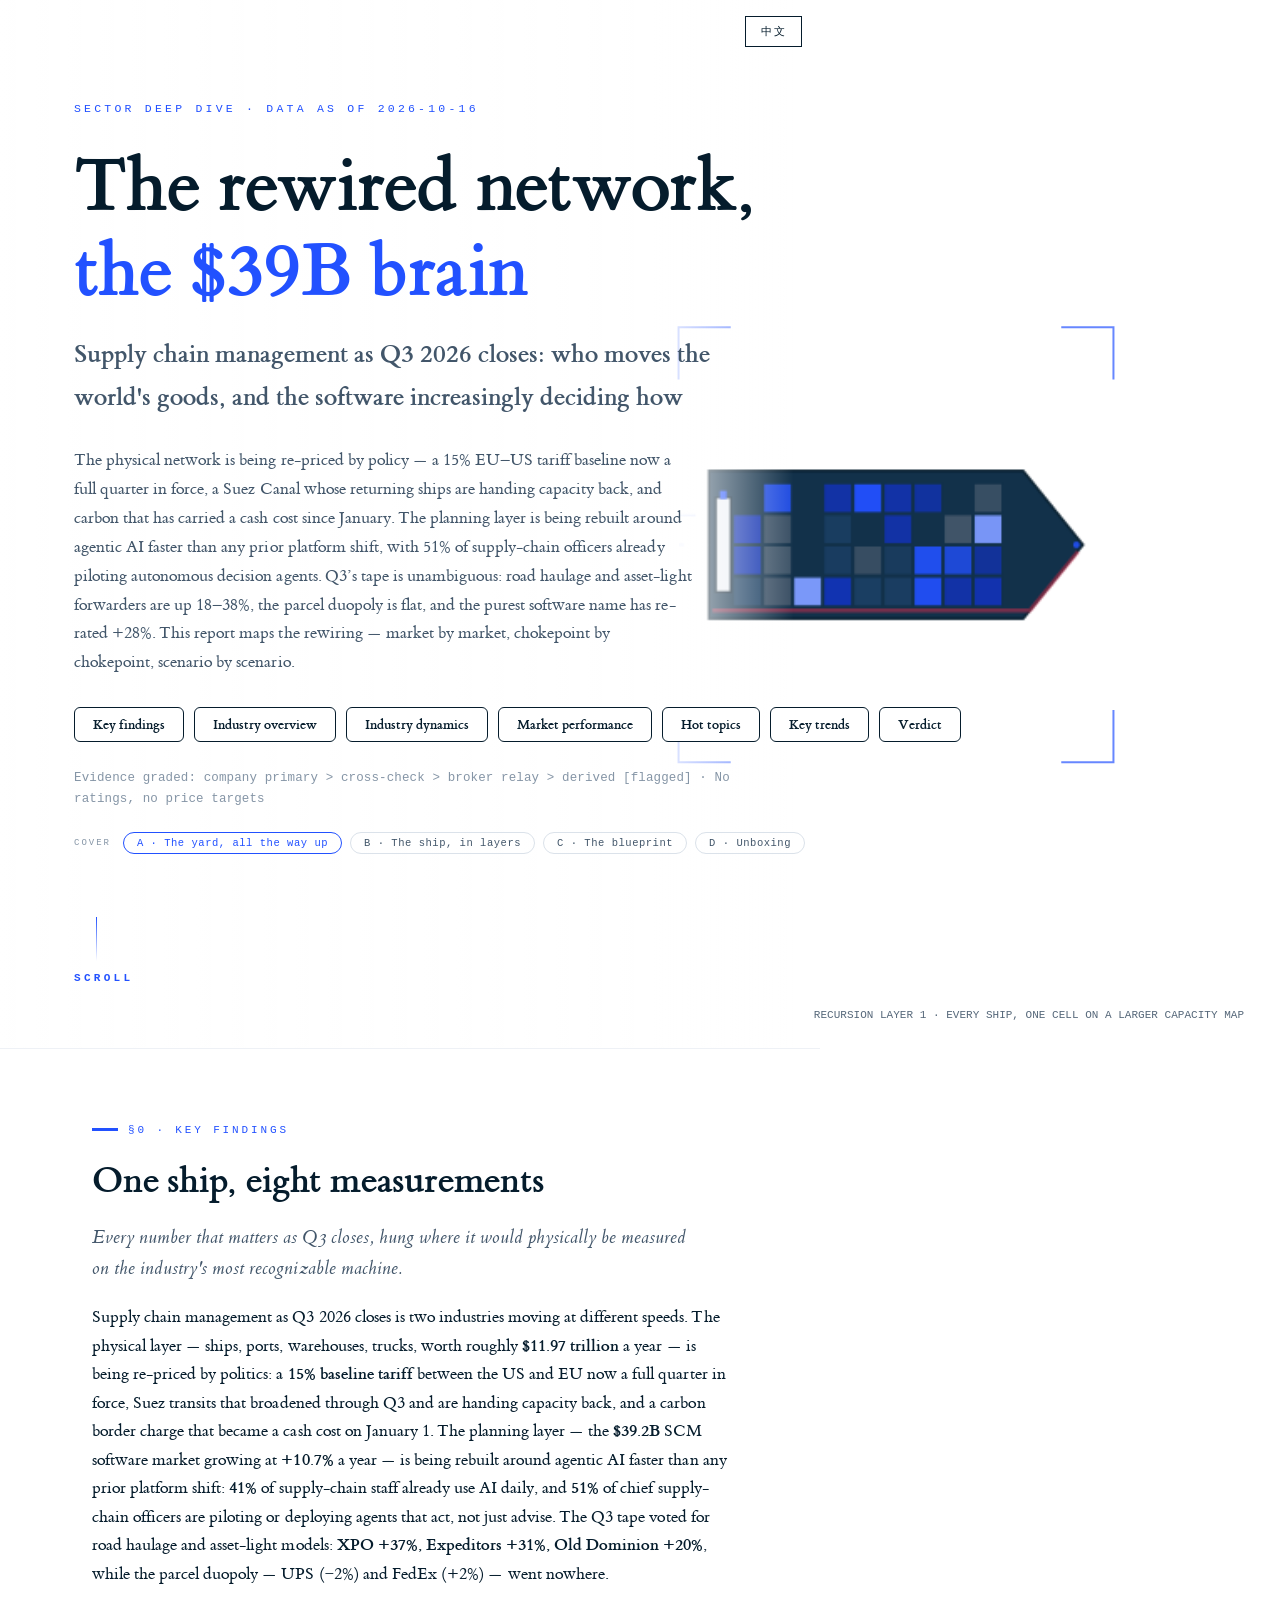
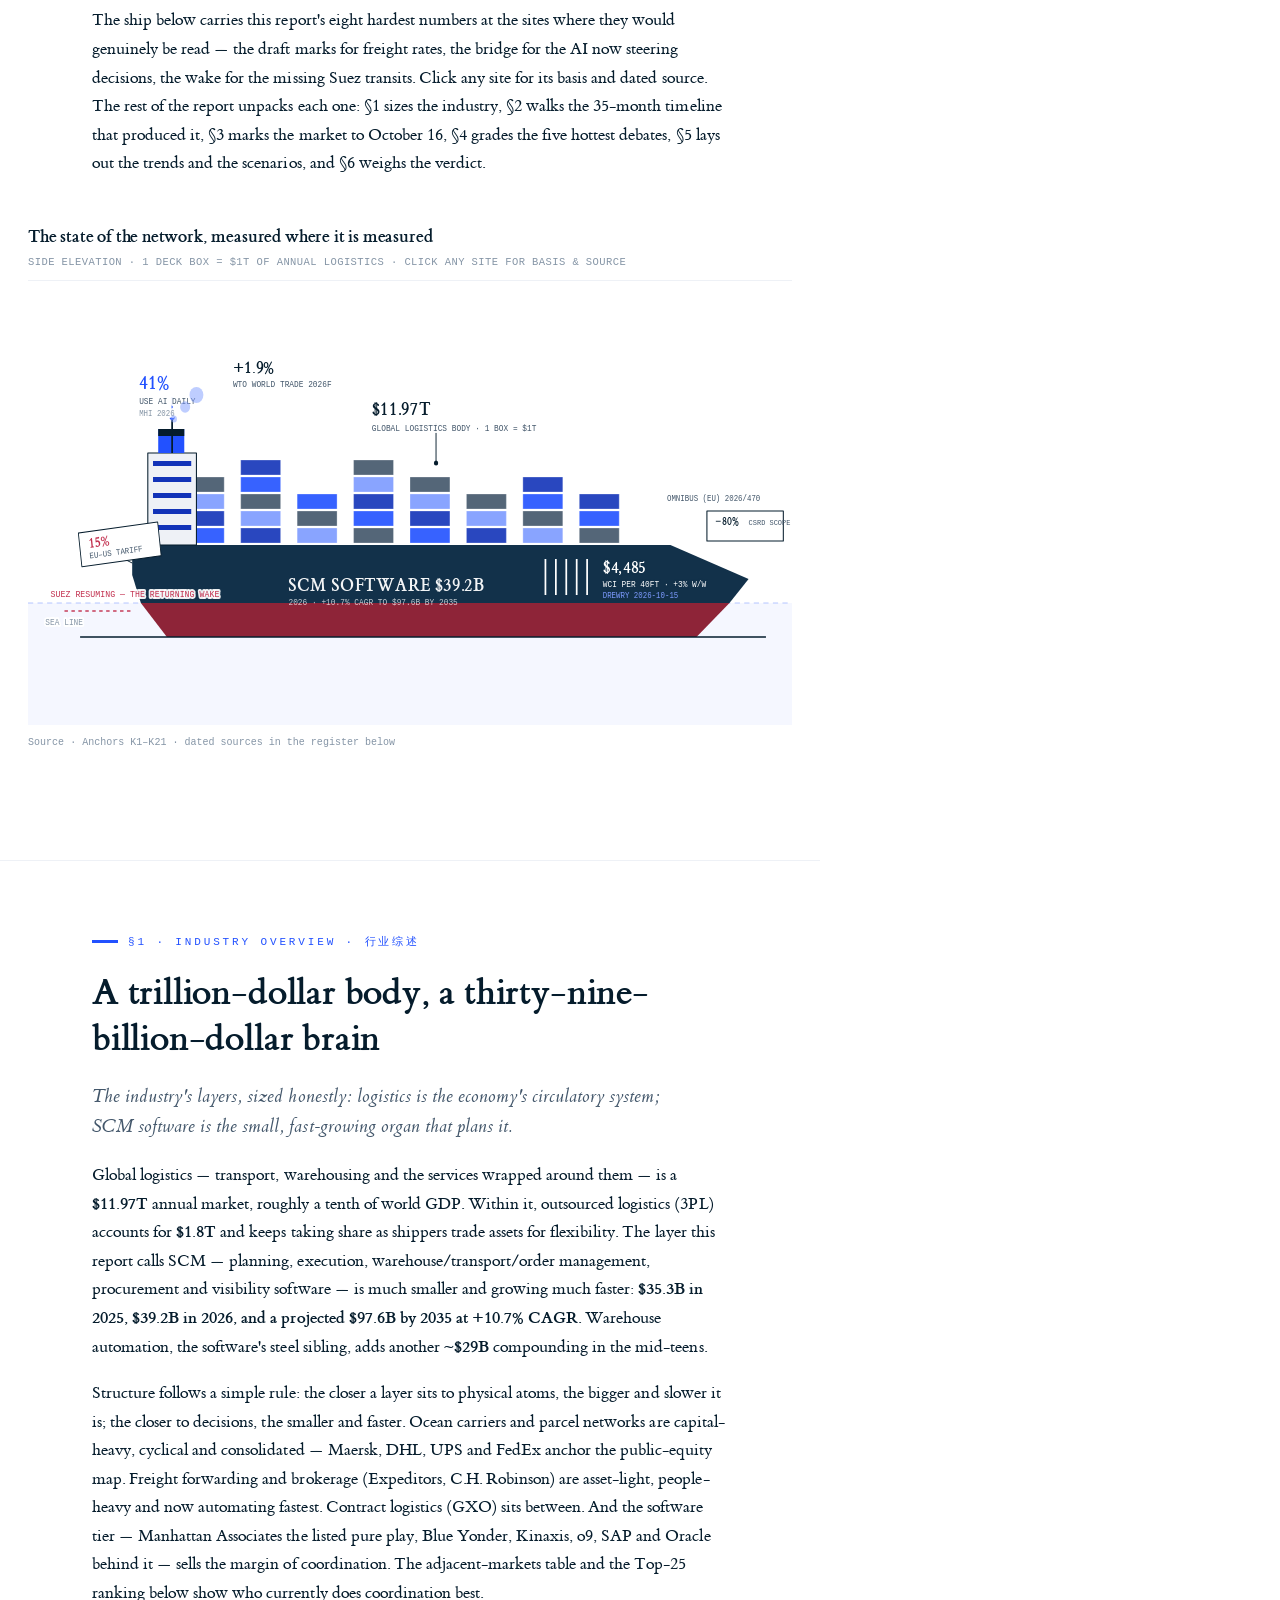
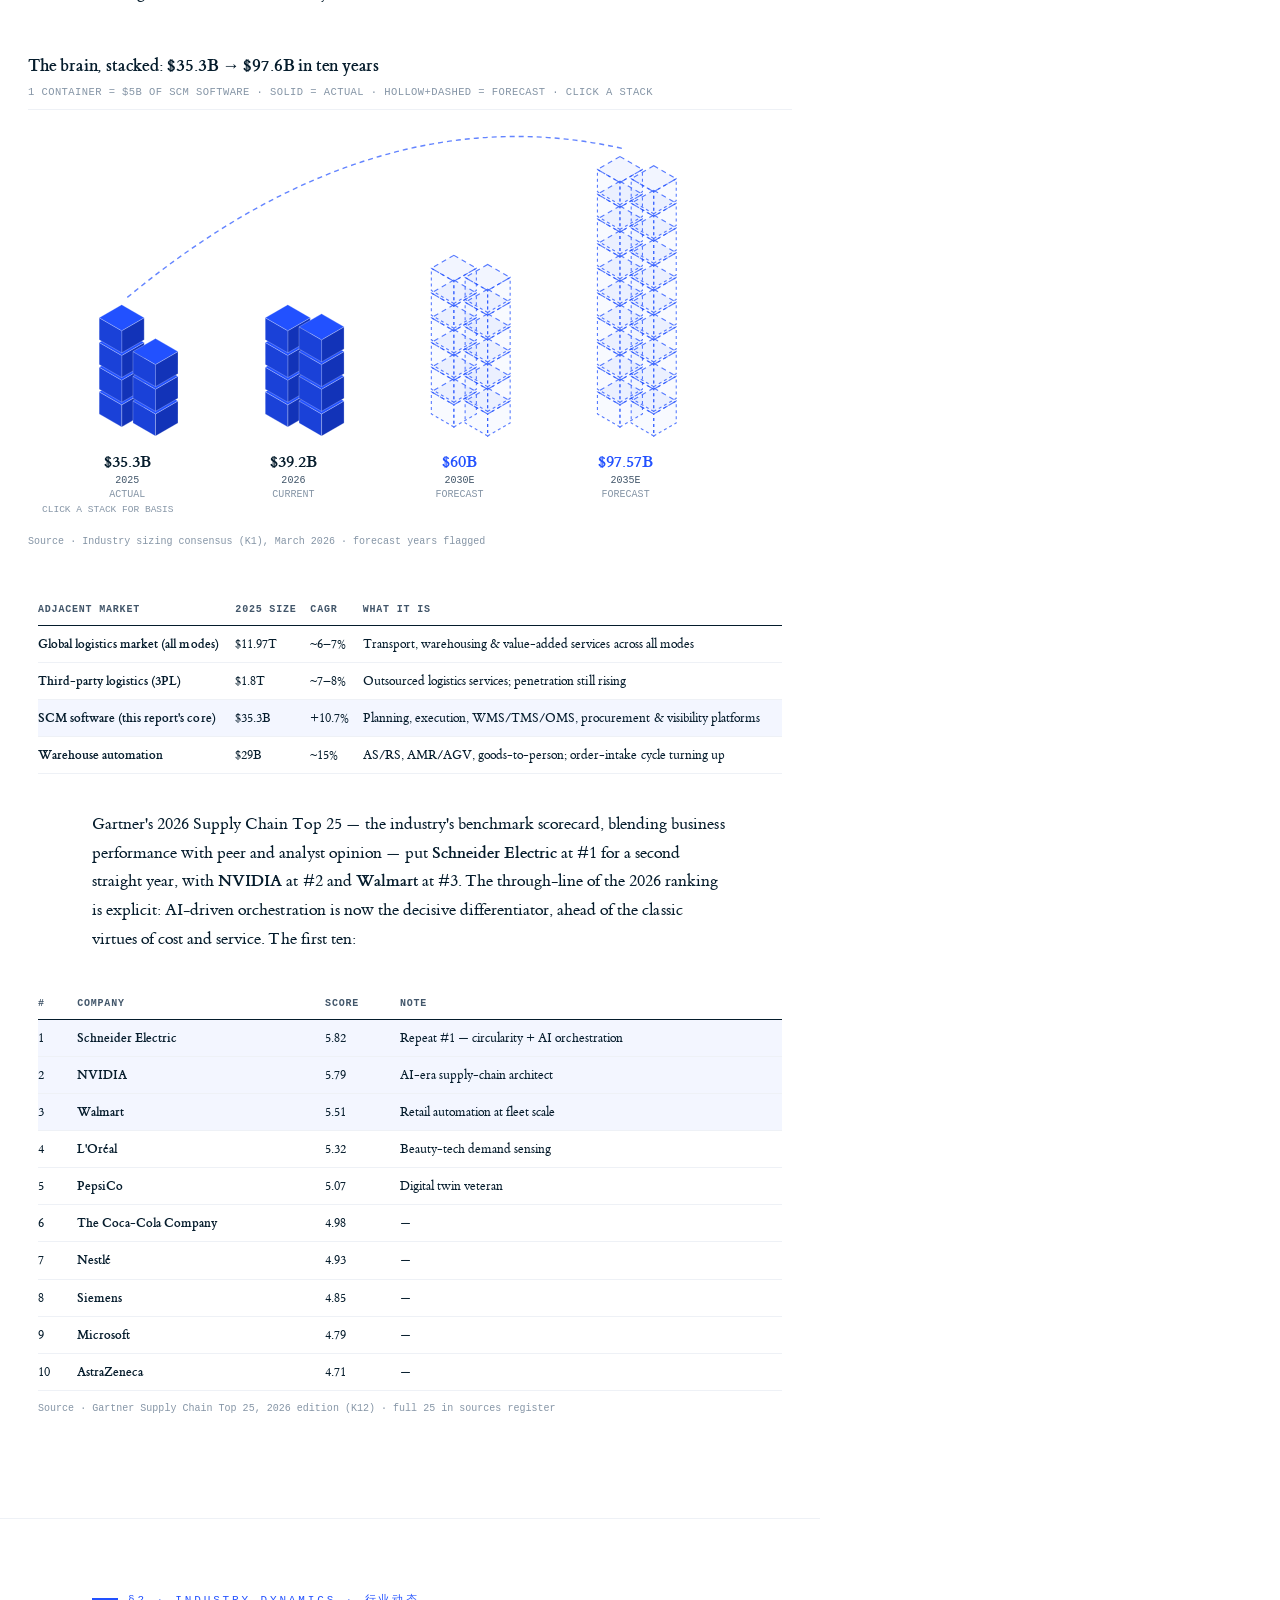
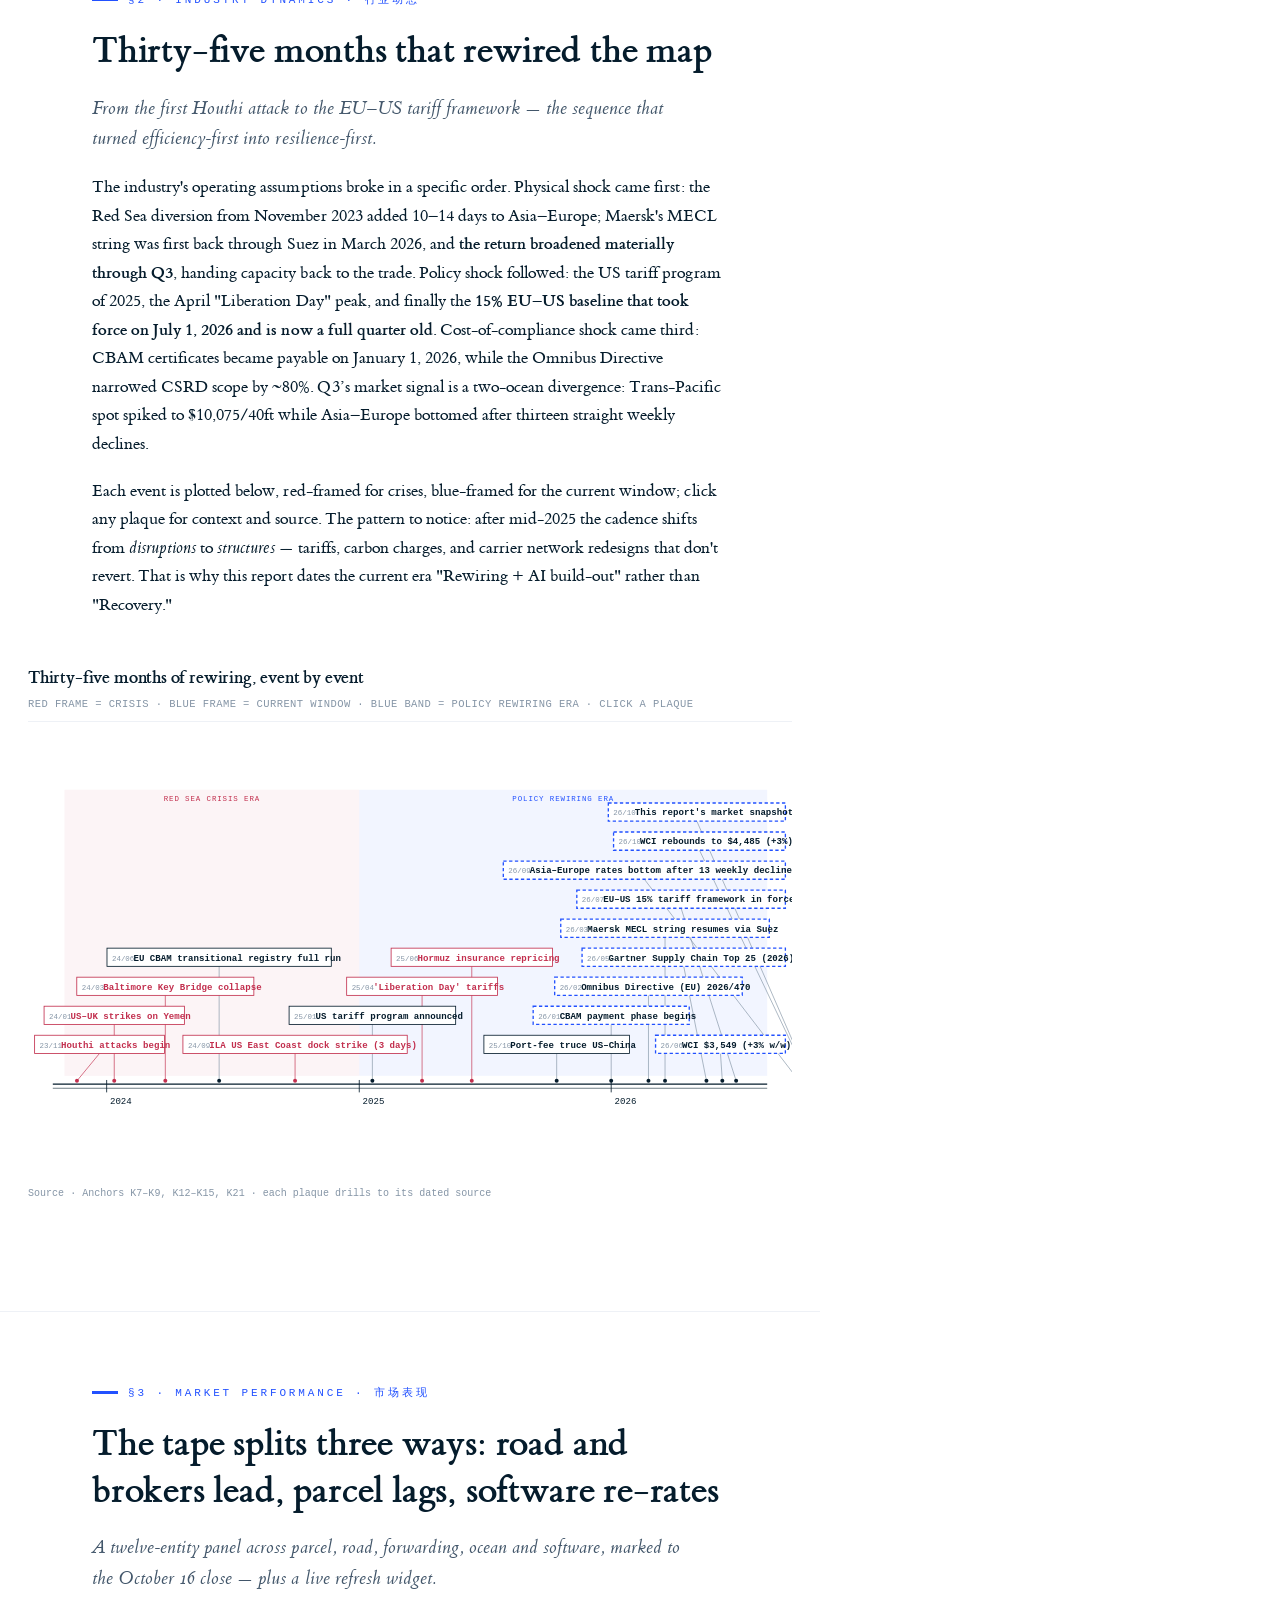
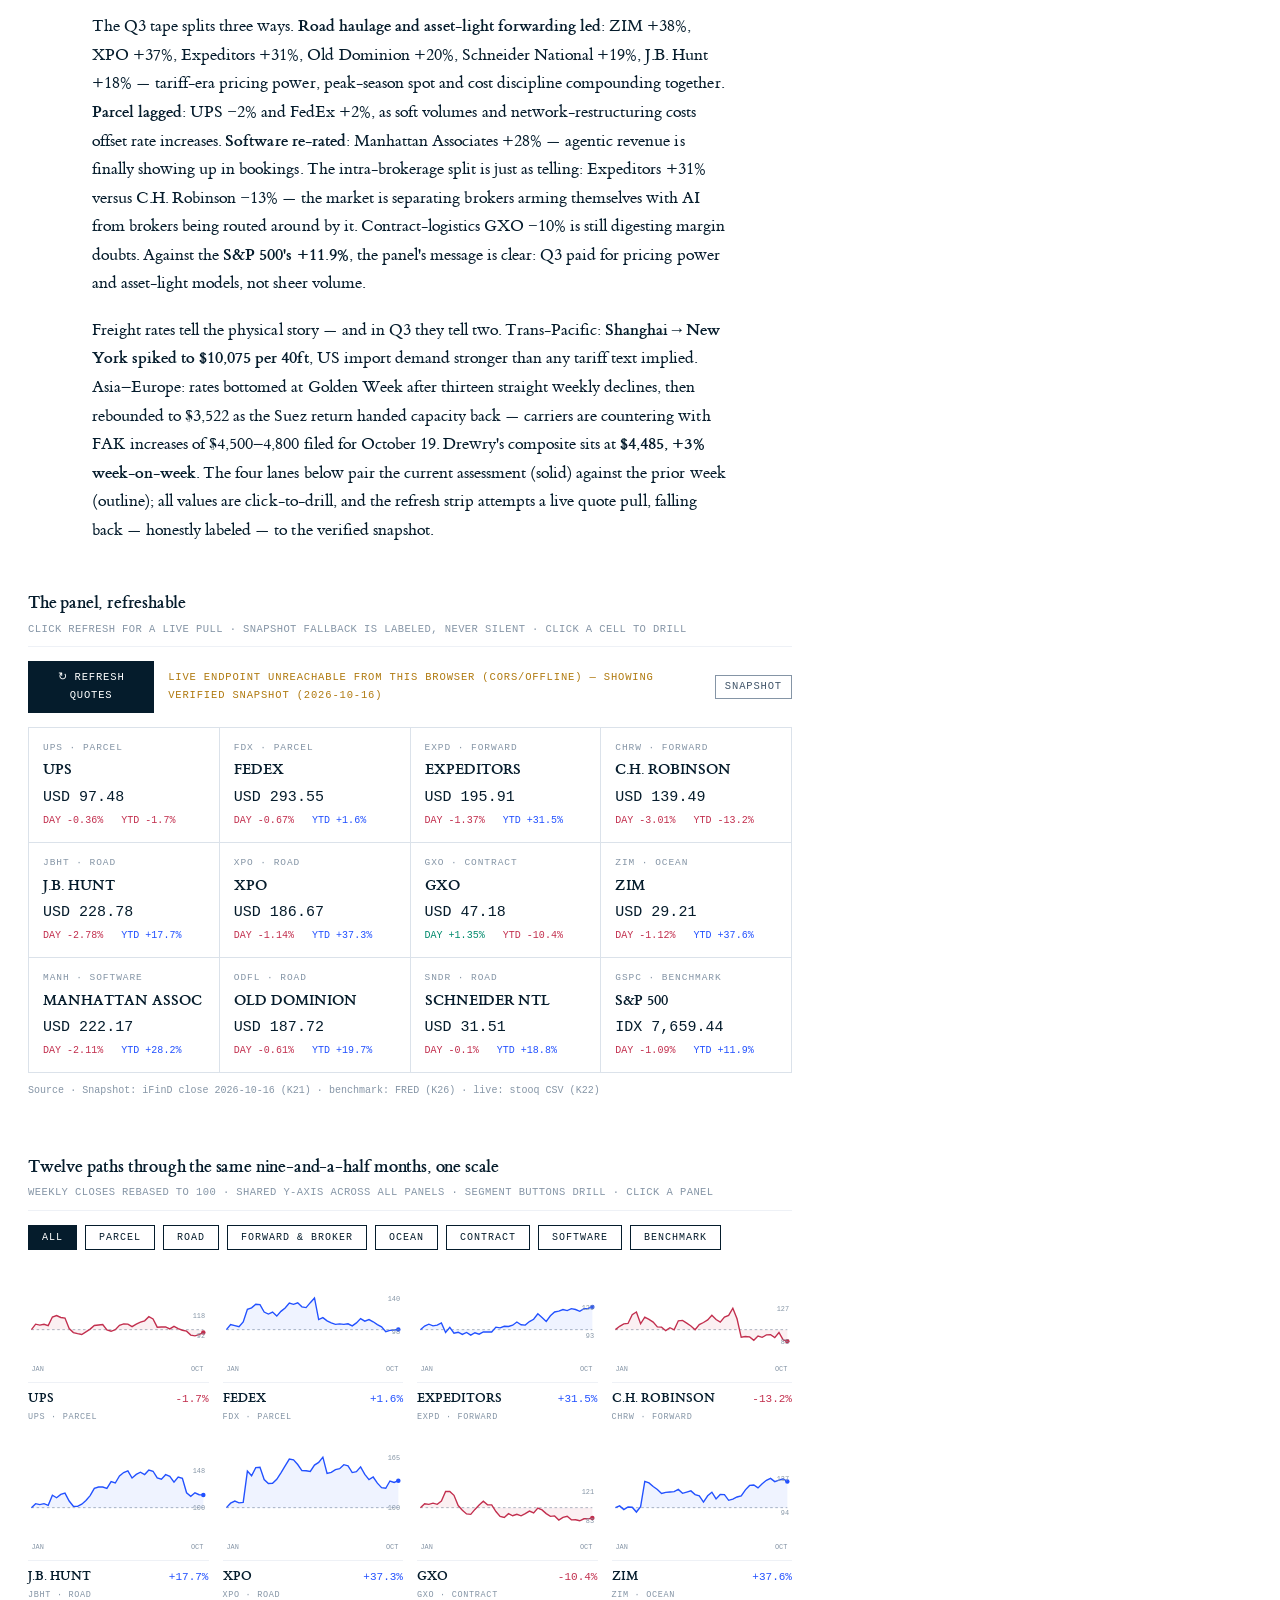
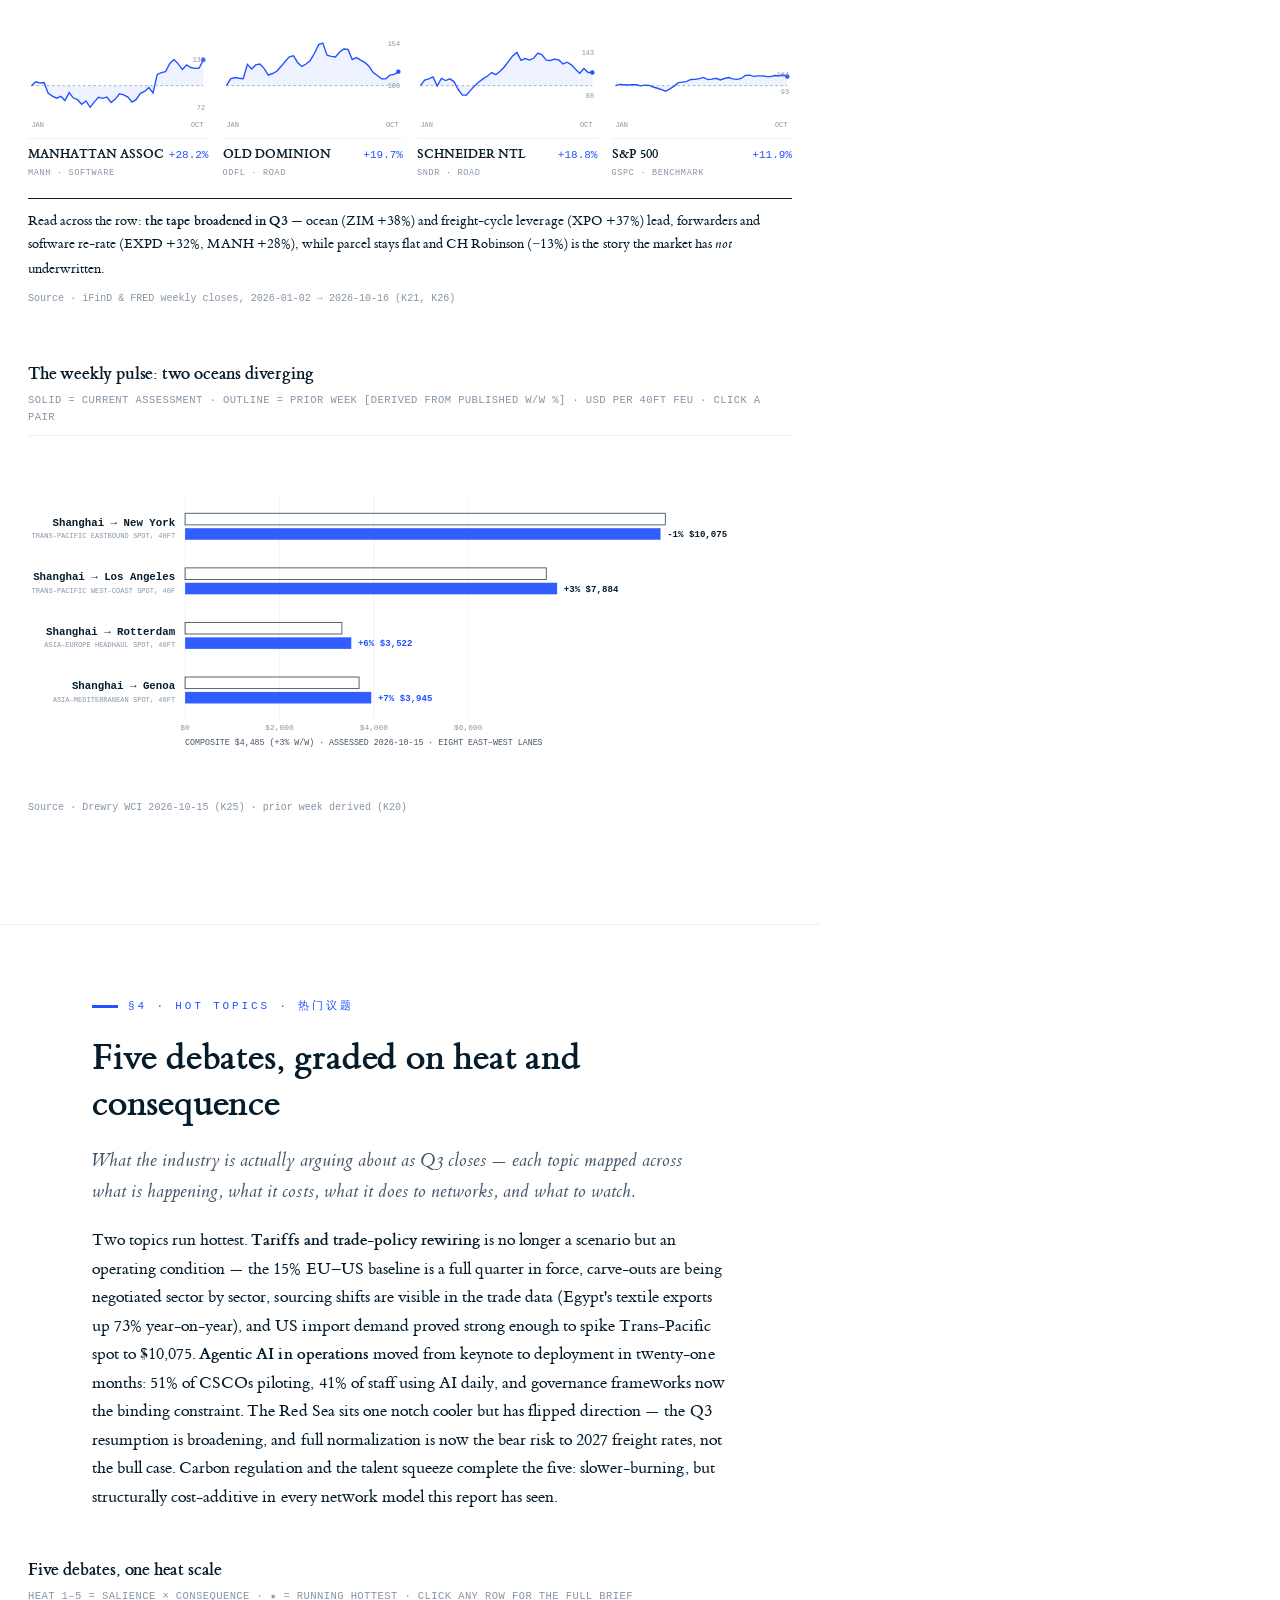
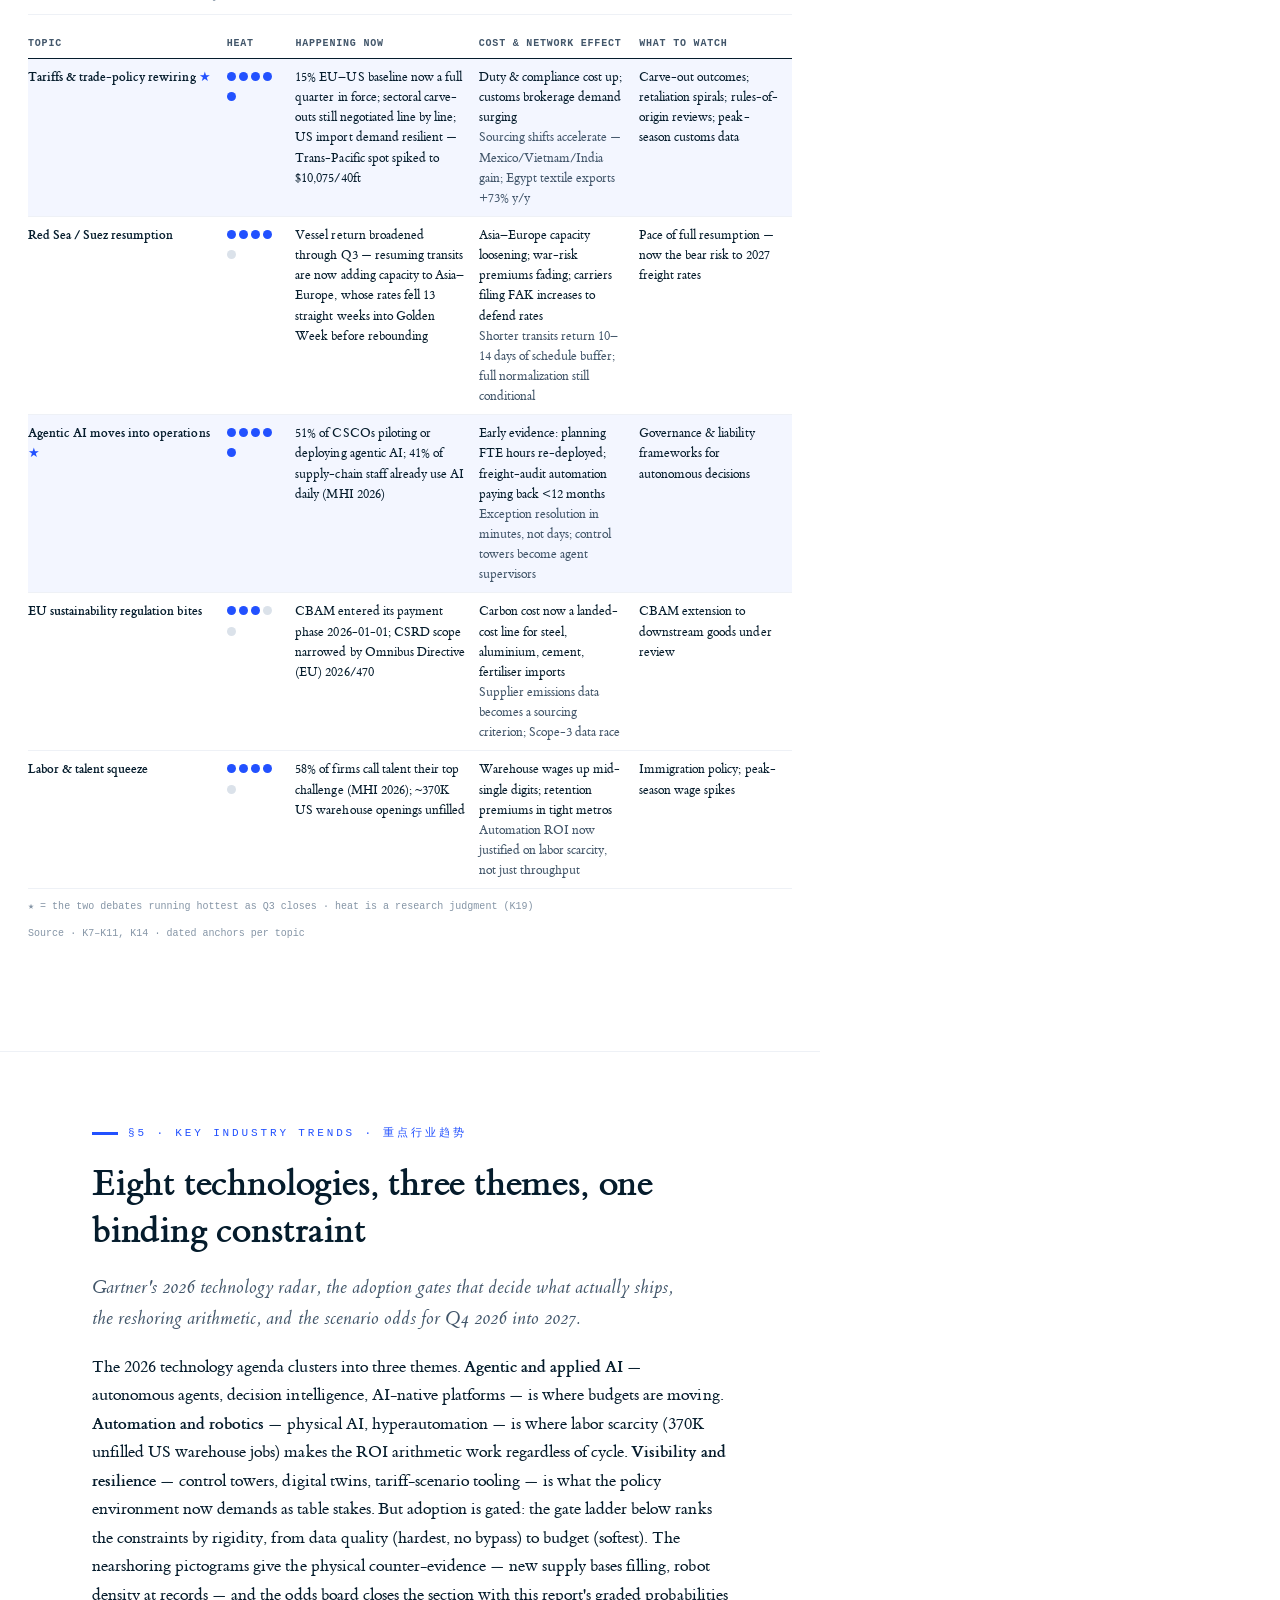
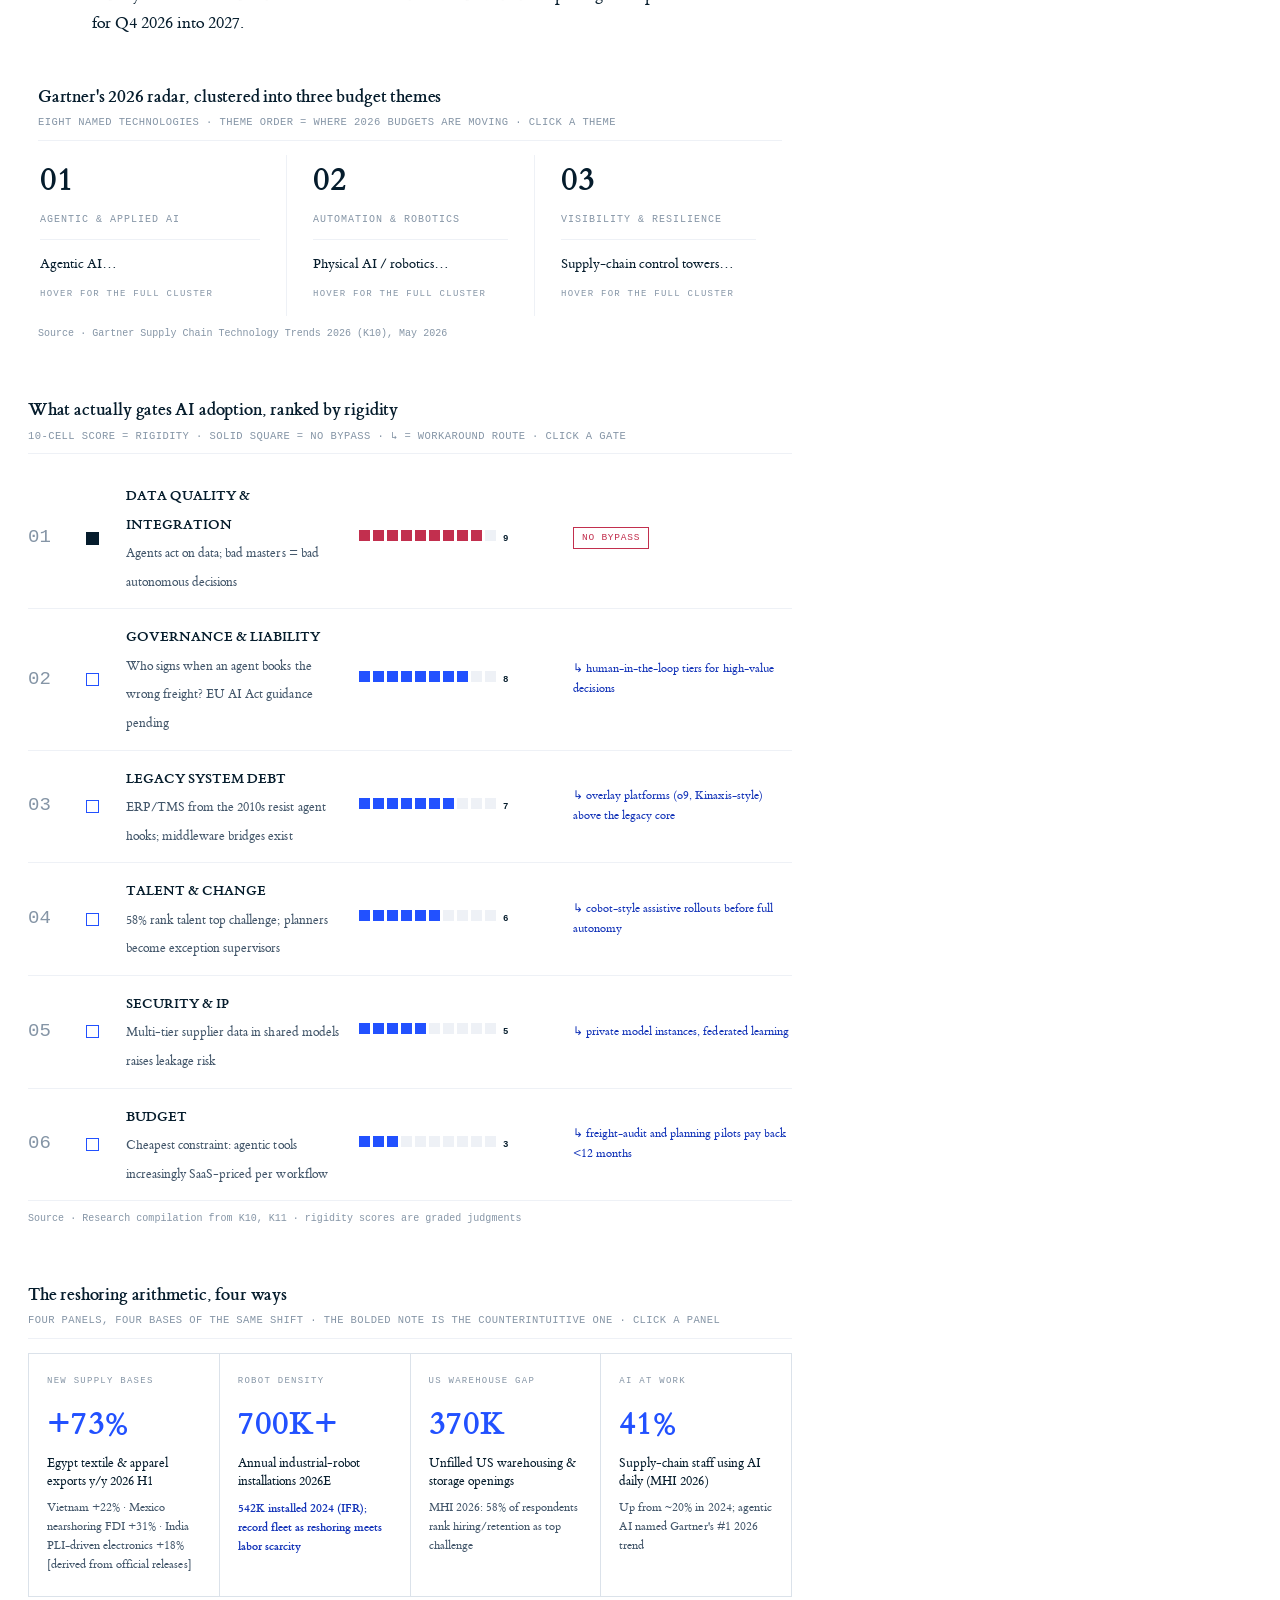
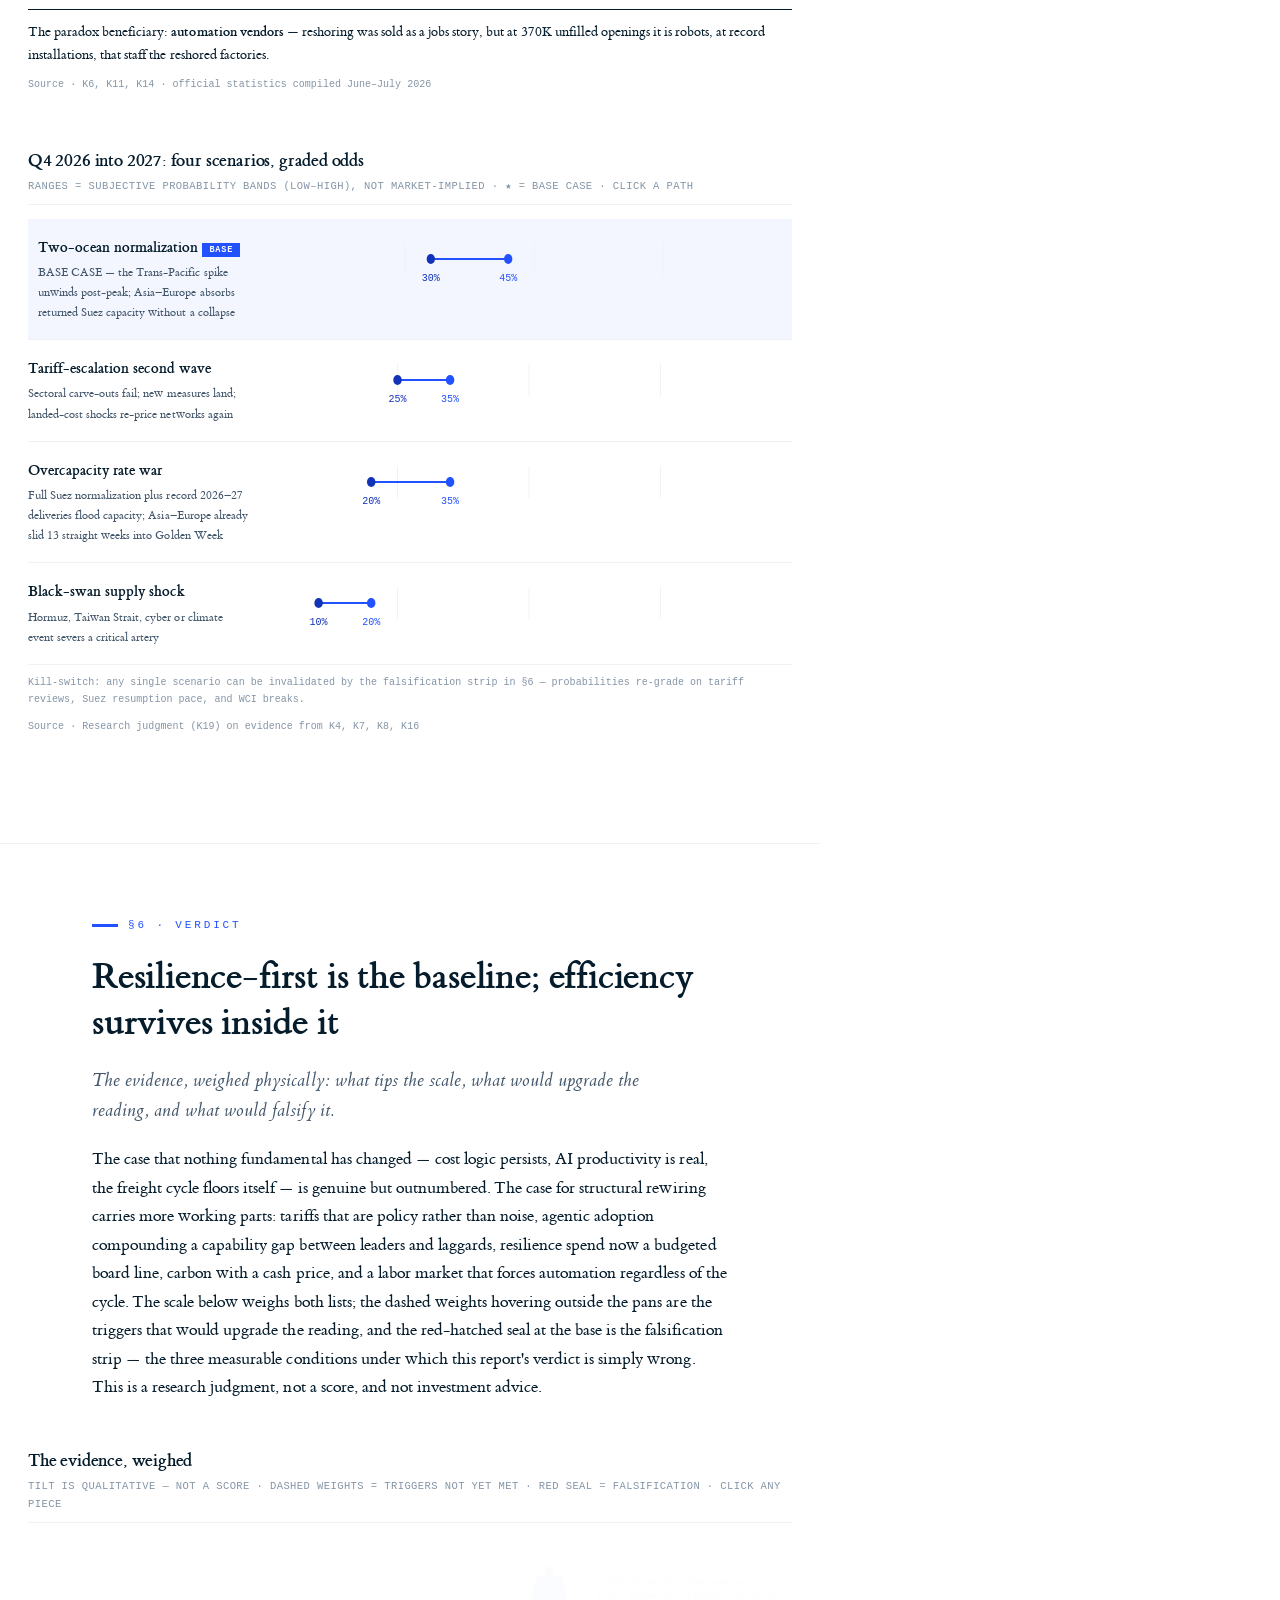
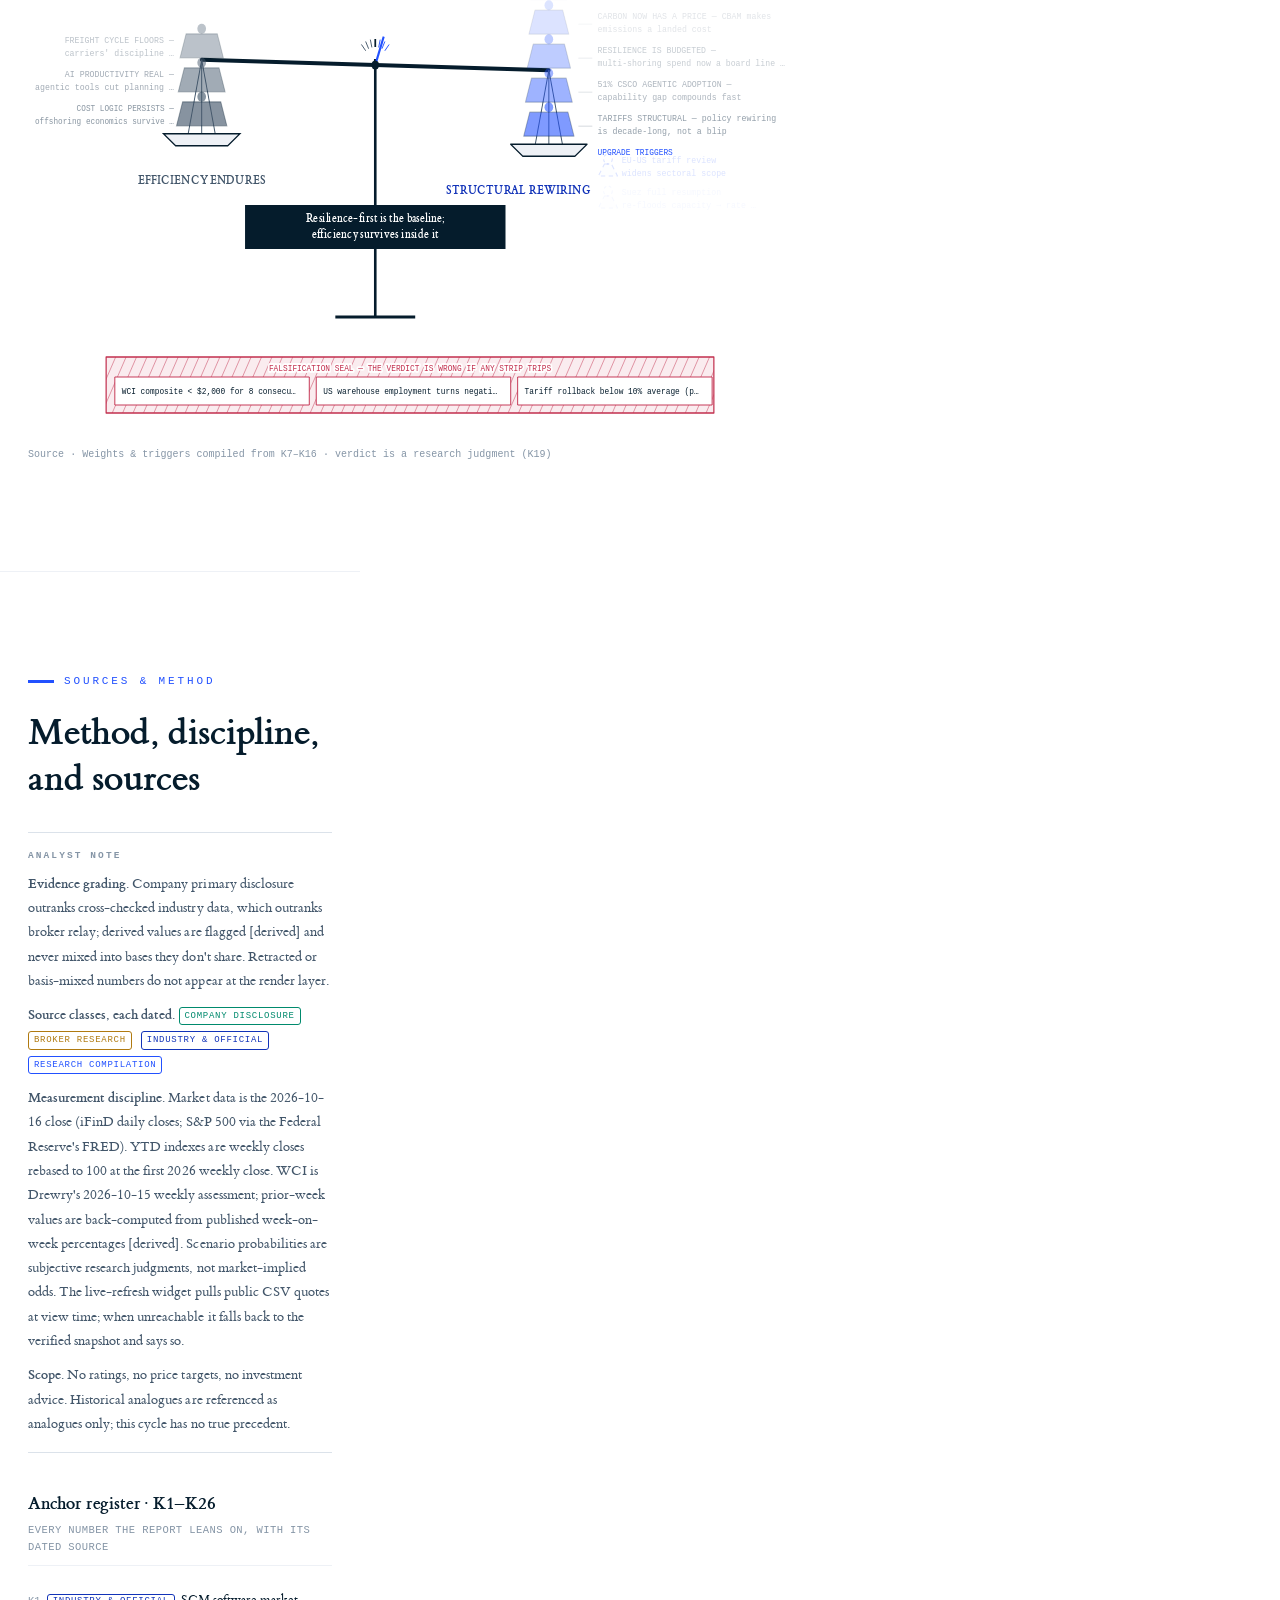
<file: index.html>
<!doctype html>
<html lang="en">
<head>
<meta charset="utf-8">
<meta name="viewport" content="width=device-width, initial-scale=1">
<title>Supply Chain 2026 · Interactive Research Edition</title>
<meta name="description" content="Supply chain management as Q3 2026 closes: a $39B software market being rebuilt around agentic AI while tariffs, chokepoints and carbon pricing rewire the physical network it plans.">
<link rel="stylesheet" href="css/fonts.css">
<link rel="stylesheet" href="css/style.css">
<style>
  /* site-specific: keep the subtitle column clear of the right-side cover art */
  .cover-sub { max-width: 660px; }
  /* language toggle — sits above the rail's left edge, clears the cover art */
  #lang-toggle {
    position: fixed; top: 16px; right: calc(var(--railw) + 18px); z-index: 90;
    font-family: var(--mono); font-size: 11px; letter-spacing: .12em;
    padding: 7px 15px; border: 1.2px solid var(--ink); background: #fff; color: var(--ink);
    cursor: pointer; transition: background .2s ease, color .2s ease;
  }
  #lang-toggle:hover { background: var(--ink); color: #fff; }
</style>
</head>
<body>

<button id="lang-toggle" type="button">中文</button>

<nav id="era-rail" aria-label="Section navigation">
  <div class="rail-year" id="rail-year">2026</div>
  <div class="rail-track" id="rail-track"></div>
</nav>

<!-- ═══ Cover · four-state container-ship engine ═══ -->
<header id="cover">
  <canvas id="cover-canvas"></canvas>
  <canvas id="cover-canvas-x" style="display:none"></canvas>
  <canvas id="cover-canvas-w" style="display:none"></canvas>
  <div class="cover-inner">
    <p class="cover-kicker" data-cn="行业深度研究 · 数据截至 2026-10-16">SECTOR DEEP DIVE · DATA AS OF 2026-10-16</p>
    <h1 class="cover-title" data-cn='重构中的网络，<br><span class="cover-num">价值390亿美元的大脑</span>'>The rewired network,<br><span class="cover-num">the $39B brain</span></h1>
    <p class="cover-sub" data-cn="2026年三季度收官之际的供应链管理：谁在搬运世界的货物，以及软件如何日益决定“怎么搬”">Supply chain management as Q3 2026 closes: who moves the world's goods, and the software increasingly deciding how</p>
    <p class="cover-lede" data-cn="实体网络正在被政策重新定价——15%的美欧基准关税已生效满一个季度、苏伊士复航正在归还运力、碳自1月起已是现金成本。计划层围绕智能体AI的重建快于以往任何平台迁移：51%的供应链负责人已在试点自主决策智能体。三季度的市场选择泾渭分明：公路货运与轻资产货代上涨18–38%，包裹双雄原地踏步，最纯粹的软件标的回升28%。本报告描绘这场重构——逐个市场、逐个咽喉要道、逐个情景。">The physical network is being re-priced by policy — a 15% EU–US tariff baseline now a full quarter in force, a Suez Canal whose returning ships are handing capacity back, and carbon that has carried a cash cost since January. The planning layer is being rebuilt around agentic AI faster than any prior platform shift, with 51% of supply-chain officers already piloting autonomous decision agents. Q3’s tape is unambiguous: road haulage and asset-light forwarders are up 18–38%, the parcel duopoly is flat, and the purest software name has re-rated +28%. This report maps the rewiring — market by market, chokepoint by chokepoint, scenario by scenario.</p>
    <div class="cover-chips">
      <button class="chip" data-goto="#sec-exec" data-cn="核心发现">Key findings</button>
      <button class="chip" data-goto="#sec-overview" data-cn="行业综述">Industry overview</button>
      <button class="chip" data-goto="#sec-dynamics" data-cn="行业动态">Industry dynamics</button>
      <button class="chip" data-goto="#sec-markets" data-cn="市场表现">Market performance</button>
      <button class="chip" data-goto="#sec-topics" data-cn="热门议题">Hot topics</button>
      <button class="chip" data-goto="#sec-trends" data-cn="重点趋势">Key trends</button>
      <button class="chip" data-goto="#sec-verdict" data-cn="结论">Verdict</button>
    </div>
    <p class="cover-anchor" data-cn="证据分级：公司一手披露 &gt; 交叉核验 &gt; 券商转述 &gt; 推算值[已标注] · 无评级、无目标价">Evidence graded: company primary &gt; cross-check &gt; broker relay &gt; derived [flagged] · No ratings, no price targets</p>
    <div class="cover-mode" id="cover-mode" aria-label="Cover artwork variant">
      <button data-mode="rec" class="on" data-cn="A · 堆场递归，层层向上">A · The yard, all the way up</button>
      <button data-mode="x" data-cn="B · 船体，分层解构">B · The ship, in layers</button>
      <button data-mode="w" data-cn="C · 蓝图线框">C · The blueprint</button>
      <button data-mode="d" data-cn="D · 开箱">D · Unboxing</button>
    </div>
    <div class="scroll-hint"><span></span><em data-cn="滚动" style="font-style:normal">SCROLL</em></div>
  </div>
</header>

<main>

<!-- ═══ §0 Executive summary ═══ -->
<section id="sec-exec" class="band" data-win="frame">
  <div class="prose">
    <p class="sec-no" data-cn="§0 · 核心发现">§0 · Key findings</p>
    <h2 data-cn="一艘船，八项测量">One ship, eight measurements</h2>
    <p class="dek" data-cn="把三季度收官时所有重要的数字，挂在行业最具辨识度的机器上、它们真实会被读取的位置。">Every number that matters as Q3 closes, hung where it would physically be measured on the industry's most recognizable machine.</p>
    <p data-cn="2026年三季度收官时的供应链管理，是两个以不同速度运转的行业。实体层——船舶、港口、仓库、卡车，年产值约<b>11.97万亿美元</b>——正在被政治重新定价：美欧之间<b>15%的基准关税</b>已生效满一个季度、苏伊士复航在Q3扩大并开始归还运力、以及1月1日起成为现金成本的碳边境费。计划层——年增速<b>+10.7%</b>、规模<b>392亿美元</b>的SCM软件市场——正围绕智能体AI重建，速度快于以往任何一次平台迁移：<b>41%</b>的供应链员工已在日常工作中使用AI，<b>51%</b>的首席供应链官正在试点或部署“能行动、而非仅建议”的智能体。三季度的股市把票投给了公路货运与轻资产模式：<b>XPO +37%、Expeditors +31%、Old Dominion +20%</b>，而包裹双雄 UPS（−2%）与 FedEx（+2%）原地踏步。">Supply chain management as Q3 2026 closes is two industries moving at different speeds. The physical layer — ships, ports, warehouses, trucks, worth roughly <b>$11.97 trillion</b> a year — is being re-priced by politics: a <b>15% baseline tariff</b> between the US and EU now a full quarter in force, Suez transits that broadened through Q3 and are handing capacity back, and a carbon border charge that became a cash cost on January 1. The planning layer — the <b>$39.2B</b> SCM software market growing at <b>+10.7%</b> a year — is being rebuilt around agentic AI faster than any prior platform shift: <b>41%</b> of supply-chain staff already use AI daily, and <b>51%</b> of chief supply-chain officers are piloting or deploying agents that act, not just advise. The Q3 tape voted for road haulage and asset-light models: <b>XPO +37%, Expeditors +31%, Old Dominion +20%</b>, while the parcel duopoly — UPS (−2%) and FedEx (+2%) — went nowhere.</p>
    <p data-cn="下图的船承载着本报告最硬的八个数字，位置正是它们真实会被读取之处——吃水刻度对应运价，舰桥对应正在掌舵决策的AI，尾迹对应消失的苏伊士通行。点击任意位置查看依据与注明日期的来源。报告其余部分逐一展开：§1为行业定量，§2复盘形成今日格局的35个月时间线，§3将市场标记至10月16日，§4为五大热议议题评级，§5铺陈趋势与情景，§6权衡结论。">The ship below carries this report's eight hardest numbers at the sites where they would genuinely be read — the draft marks for freight rates, the bridge for the AI now steering decisions, the wake for the missing Suez transits. Click any site for its basis and dated source. The rest of the report unpacks each one: §1 sizes the industry, §2 walks the 35-month timeline that produced it, §3 marks the market to October 16, §4 grades the five hottest debates, §5 lays out the trends and the scenarios, and §6 weighs the verdict.</p>
  </div>
  <div class="wide xl"><div id="ship-chart" class="chart-frame"></div></div>
</section>

<!-- ═══ §1 Industry overview ═══ -->
<section id="sec-overview" class="band" data-win="overview">
  <div class="prose">
    <p class="sec-no" data-cn="§1 · 行业综述 · Industry overview">§1 · Industry overview · 行业综述</p>
    <h2 data-cn="万亿美元的身躯，390亿美元的大脑">A trillion-dollar body, a thirty-nine-billion-dollar brain</h2>
    <p class="dek" data-cn="如实丈量行业的各个层级：物流是经济的循环系统；SCM软件是那个体积小、增长快、负责规划的器官。">The industry's layers, sized honestly: logistics is the economy's circulatory system; SCM software is the small, fast-growing organ that plans it.</p>
    <p data-cn="全球物流——运输、仓储及围绕它们的服务——是<b>11.97万亿美元</b>的年度市场，约相当于全球GDP的十分之一。其中，外包物流（3PL）占<b>1.8万亿美元</b>，并随着货主用资产换灵活性继续提升份额。本报告所称的SCM层——计划、执行、仓储/运输/订单管理、采购与可视化软件——规模小得多，增长却快得多：<b>2025年353亿美元、2026年392亿美元，预计2035年达976亿美元，复合年增速+10.7%</b>。仓储自动化——软件的钢铁兄弟——另有<b>约290亿美元</b>，以15%左右的速度复合增长。">Global logistics — transport, warehousing and the services wrapped around them — is a <b>$11.97T</b> annual market, roughly a tenth of world GDP. Within it, outsourced logistics (3PL) accounts for <b>$1.8T</b> and keeps taking share as shippers trade assets for flexibility. The layer this report calls SCM — planning, execution, warehouse/transport/order management, procurement and visibility software — is much smaller and growing much faster: <b>$35.3B in 2025, $39.2B in 2026, and a projected $97.6B by 2035 at +10.7% CAGR</b>. Warehouse automation, the software's steel sibling, adds another <b>~$29B</b> compounding in the mid-teens.</p>
    <p data-cn="结构遵循一条简单的规律：离物理原子越近的层级，体量越大、速度越慢；离决策越近，体量越小、速度越快。海运承运人与包裹网络资本密集、周期性强、集中度高——马士基、DHL、UPS与FedEx锚定了公开股权版图。货代与经纪（Expeditors、C.H. Robinson）轻资产、重人力，如今自动化速度最快。合同物流（GXO）居中。而软件层——上市纯标的Manhattan Associates，及其身后的Blue Yonder、Kinaxis、o9、SAP与Oracle——出售的是“协调的利润率”。下方的相邻市场表与Top-25排名，展示了当前谁最擅长协调。">Structure follows a simple rule: the closer a layer sits to physical atoms, the bigger and slower it is; the closer to decisions, the smaller and faster. Ocean carriers and parcel networks are capital-heavy, cyclical and consolidated — Maersk, DHL, UPS and FedEx anchor the public-equity map. Freight forwarding and brokerage (Expeditors, C.H. Robinson) are asset-light, people-heavy and now automating fastest. Contract logistics (GXO) sits between. And the software tier — Manhattan Associates the listed pure play, Blue Yonder, Kinaxis, o9, SAP and Oracle behind it — sells the margin of coordination. The adjacent-markets table and the Top-25 ranking below show who currently does coordination best.</p>
  </div>
  <div class="wide xl"><div id="iso-chart" class="chart-frame"></div></div>
  <div class="wide">
    <table class="dt" id="adj-table">
      <thead><tr><th data-cn="相邻市场">ADJACENT MARKET</th><th data-cn="2025年规模">2025 SIZE</th><th data-cn="复合增速">CAGR</th><th data-cn="定义">WHAT IT IS</th></tr></thead>
      <tbody></tbody>
    </table>
  </div>
  <div class="prose">
    <p data-cn="Gartner 2026年供应链Top 25——行业基准记分卡，综合经营表现与同行及分析师意见——将<b>施耐德电气</b>连续第二年列为第1名，<b>英伟达</b>第2、<b>沃尔玛</b>第3。2026年排名的主线非常明确：AI驱动的协同编排已成为决定性差异化因素，超越了成本与服务等传统优势。前十名如下：">Gartner's 2026 Supply Chain Top 25 — the industry's benchmark scorecard, blending business performance with peer and analyst opinion — put <b>Schneider Electric</b> at #1 for a second straight year, with <b>NVIDIA</b> at #2 and <b>Walmart</b> at #3. The through-line of the 2026 ranking is explicit: AI-driven orchestration is now the decisive differentiator, ahead of the classic virtues of cost and service. The first ten:</p>
  </div>
  <div class="wide">
    <table class="dt" id="top25-table">
      <thead><tr><th>#</th><th data-cn="公司">COMPANY</th><th data-cn="得分">SCORE</th><th data-cn="备注">NOTE</th></tr></thead>
      <tbody></tbody>
    </table>
    <p class="chart-src" data-cn="来源 · Gartner供应链Top 25，2026年版（K12） · 完整25名见来源登记册">Source · Gartner Supply Chain Top 25, 2026 edition (K12) · full 25 in sources register</p>
  </div>
</section>

<!-- ═══ §2 Industry dynamics ═══ -->
<section id="sec-dynamics" class="band" data-win="dynamics">
  <div class="prose">
    <p class="sec-no" data-cn="§2 · 行业动态 · Industry dynamics">§2 · Industry dynamics · 行业动态</p>
    <h2 data-cn="重塑版图的35个月">Thirty-five months that rewired the map</h2>
    <p class="dek" data-cn="从第一次胡塞袭击到美欧关税框架——把“效率优先”变成“韧性优先”的完整序列。">From the first Houthi attack to the EU–US tariff framework — the sequence that turned efficiency-first into resilience-first.</p>
    <p data-cn="行业的运营假设是按特定顺序破裂的。首先是实体冲击：2023年11月起的红海绕行使亚欧航线增加10–14天；马士基的MECL航线2026年3月率先复航苏伊士，<b>Q3船舶回归明显扩大</b>，开始向亚欧航线归还运力。随后是政策冲击：2025年的美国关税计划、4月“解放日”高点，最终是<b>2026年7月1日生效、现已满一个季度的15%美欧基准关税</b>。第三是合规成本冲击：CBAM证书自2026年1月1日起付费，而欧盟《综合指令》同时将CSRD适用范围收窄约80%。三季度的市场信号是两洋分化：跨太平洋即期价冲上10,075美元/40英尺箱，亚欧则在13周连跌后触底回升。">The industry's operating assumptions broke in a specific order. Physical shock came first: the Red Sea diversion from November 2023 added 10–14 days to Asia–Europe; Maersk's MECL string was first back through Suez in March 2026, and <b>the return broadened materially through Q3</b>, handing capacity back to the trade. Policy shock followed: the US tariff program of 2025, the April "Liberation Day" peak, and finally the <b>15% EU–US baseline that took force on July 1, 2026 and is now a full quarter old</b>. Cost-of-compliance shock came third: CBAM certificates became payable on January 1, 2026, while the Omnibus Directive narrowed CSRD scope by ~80%. Q3’s market signal is a two-ocean divergence: Trans-Pacific spot spiked to $10,075/40ft while Asia–Europe bottomed after thirteen straight weekly declines.</p>
    <p data-cn="每个事件都标在下方：红框为危机，蓝框为当前窗口；点击任意铭牌查看背景与来源。值得注意的规律是：2025年年中之后，节奏从<i>扰动</i>转向<i>结构</i>——关税、碳收费与承运人网络重设计，这些都不会回摆。因此本报告将当前时代命名为“重构 + AI建设期”，而非“复苏”。">Each event is plotted below, red-framed for crises, blue-framed for the current window; click any plaque for context and source. The pattern to notice: after mid-2025 the cadence shifts from <i>disruptions</i> to <i>structures</i> — tariffs, carbon charges, and carrier network redesigns that don't revert. That is why this report dates the current era "Rewiring + AI build-out" rather than "Recovery."</p>
  </div>
  <div class="wide xl"><div id="timeline-chart" class="chart-frame"></div></div>
</section>

<!-- ═══ §3 Market performance ═══ -->
<section id="sec-markets" class="band" data-win="markets">
  <div class="prose">
    <p class="sec-no" data-cn="§3 · 市场表现 · Market performance">§3 · Market performance · 市场表现</p>
    <h2 data-cn="行情裂成三条路：公路与货代领跑，包裹掉队，软件重获青睐">The tape splits three ways: road and brokers lead, parcel lags, software re-rates</h2>
    <p class="dek" data-cn="覆盖包裹、公路货运、货代、海运与软件的12家面板，标记至10月16日收盘——并附实时刷新组件。">A twelve-entity panel across parcel, road, forwarding, ocean and software, marked to the October 16 close — plus a live refresh widget.</p>
    <p data-cn="三季度的行情裂成三条路。<b>公路货运与轻资产货代领跑</b>：ZIM +38%、XPO +37%、Expeditors +31%、Old Dominion +20%、Schneider National +19%、J.B. Hunt +18%——关税定价权、旺季现货与成本纪律一起复利。<b>包裹掉队</b>：UPS −2%、FedEx +2%，件量疲软与网络重构成本抵消了提价。<b>软件重获青睐</b>：Manhattan Associates +28%——智能体收入终于开始出现在订单里。经纪模式内部分化同样刺眼：Expeditors +31% 对 C.H. Robinson −13%，市场正在区分“用AI武装的经纪”和“被AI绕过的经纪”。合同物流 GXO −10% 仍在消化利润率疑虑。对照<b>标普500的+11.9%</b>，面板信息很清楚：Q3奖赏的是定价权与轻资产，而不是单纯的体量。">The Q3 tape splits three ways. <b>Road haulage and asset-light forwarding led</b>: ZIM +38%, XPO +37%, Expeditors +31%, Old Dominion +20%, Schneider National +19%, J.B. Hunt +18% — tariff-era pricing power, peak-season spot and cost discipline compounding together. <b>Parcel lagged</b>: UPS −2% and FedEx +2%, as soft volumes and network-restructuring costs offset rate increases. <b>Software re-rated</b>: Manhattan Associates +28% — agentic revenue is finally showing up in bookings. The intra-brokerage split is just as telling: Expeditors +31% versus C.H. Robinson −13% — the market is separating brokers arming themselves with AI from brokers being routed around by it. Contract-logistics GXO −10% is still digesting margin doubts. Against the <b>S&amp;P 500's +11.9%</b>, the panel's message is clear: Q3 paid for pricing power and asset-light models, not sheer volume.</p>
    <p data-cn="运价讲述实体故事，而三季度是两个故事。跨太平洋：<b>上海→纽约冲上10,075美元/40英尺箱</b>，美国进口需求之强超出关税文本的所有暗示；亚欧：运价连跌13周后在黄金周触底，随苏伊士复航归还运力而回升至3,522美元——承运人正以10月19日起生效的FAK涨价（4,500–4,800美元）反击。Drewry综合指数回到<b>4,485美元，周环比+3%</b>。下方四条航线将当前评估（实心）与上周（描边）配对；所有数值均可点击下钻；刷新条会尝试实时拉取行情，失败时如实标注、回退到已核验快照。">Freight rates tell the physical story — and in Q3 they tell two. Trans-Pacific: <b>Shanghai→New York spiked to $10,075 per 40ft</b>, US import demand stronger than any tariff text implied. Asia–Europe: rates bottomed at Golden Week after thirteen straight weekly declines, then rebounded to $3,522 as the Suez return handed capacity back — carriers are countering with FAK increases of $4,500–4,800 filed for October 19. Drewry's composite sits at <b>$4,485, +3% week-on-week</b>. The four lanes below pair the current assessment (solid) against the prior week (outline); all values are click-to-drill, and the refresh strip attempts a live quote pull, falling back — honestly labeled — to the verified snapshot.</p>
  </div>
  <div class="wide xl"><div id="live-strip" class="chart-frame"></div></div>
  <div class="wide xl"><div id="multi-chart" class="chart-frame"></div></div>
  <div class="wide xl"><div id="wci-chart" class="chart-frame"></div></div>
</section>

<!-- ═══ §4 Hot topics ═══ -->
<section id="sec-topics" class="band" data-win="topics">
  <div class="prose">
    <p class="sec-no" data-cn="§4 · 热门议题 · Hot topics">§4 · Hot topics · 热门议题</p>
    <h2 data-cn="五场辩论，按热度与后果评级">Five debates, graded on heat and consequence</h2>
    <p class="dek" data-cn="三季度末行业真正在争论什么——每个议题按正在发生什么、代价几何、对网络的影响、以及观察指标展开。">What the industry is actually arguing about as Q3 closes — each topic mapped across what is happening, what it costs, what it does to networks, and what to watch.</p>
    <p data-cn="两个议题最热。<b>关税与贸易政策重构</b>已不再是情景而是运营条件——15%美欧基准关税已生效满一个季度，行业性豁免逐行业谈判，采购转移体现在贸易数据中（埃及纺织品出口同比+73%），而美国进口需求依旧强劲到把跨太平洋即期价推上10,075美元。<b>运营中的智能体AI</b>用21个月从主题演讲走向部署：51%的CSCO在试点、41%的员工日常使用AI，治理框架成为真正的约束。苏伊士的温度低一档，但方向反转了——复航在Q3扩大，如今全面正常化是2027年运价的下行风险，而非上行理由。碳监管与人才挤压构成五议题的其余两项：燃烧更慢，但在本报告见过的每一个网络模型中都是结构性的成本加法。">Two topics run hottest. <b>Tariffs and trade-policy rewiring</b> is no longer a scenario but an operating condition — the 15% EU–US baseline is a full quarter in force, carve-outs are being negotiated sector by sector, sourcing shifts are visible in the trade data (Egypt's textile exports up 73% year-on-year), and US import demand proved strong enough to spike Trans-Pacific spot to $10,075. <b>Agentic AI in operations</b> moved from keynote to deployment in twenty-one months: 51% of CSCOs piloting, 41% of staff using AI daily, and governance frameworks now the binding constraint. The Red Sea sits one notch cooler but has flipped direction — the Q3 resumption is broadening, and full normalization is now the bear risk to 2027 freight rates, not the bull case. Carbon regulation and the talent squeeze complete the five: slower-burning, but structurally cost-additive in every network model this report has seen.</p>
  </div>
  <div class="wide xl"><div id="hot-chart" class="chart-frame"></div></div>
</section>

<!-- ═══ §5 Key trends ═══ -->
<section id="sec-trends" class="band" data-win="trends">
  <div class="prose">
    <p class="sec-no" data-cn="§5 · 重点行业趋势 · Key industry trends">§5 · Key industry trends · 重点行业趋势</p>
    <h2 data-cn="八项技术、三大主题、一个硬约束">Eight technologies, three themes, one binding constraint</h2>
    <p class="dek" data-cn="Gartner 2026技术雷达、决定什么能真正落地的采用门槛、回岸算术，以及2026Q4至2027的情景赔率。">Gartner's 2026 technology radar, the adoption gates that decide what actually ships, the reshoring arithmetic, and the scenario odds for Q4 2026 into 2027.</p>
    <p data-cn="2026年的技术议程聚成三大主题。<b>智能体与应用AI</b>——自主智能体、决策智能、AI原生平台——是预算流向。<b>自动化与机器人</b>——物理AI、超自动化——劳动力稀缺（37万个美国仓储岗位空缺）让ROI算术在任何周期都成立。<b>可视化与韧性</b>——控制塔、数字孪生、关税情景工具——是政策环境如今要求的入场券。但采用是有门槛的：下方门槛阶梯按刚性排序约束，从数据质量（最硬、无绕行）到预算（最软）。近岸外包象形图给出实体反证——新供应基地正在填满、机器人密度创纪录——最后以本报告对2026Q4至2027的分级概率赔率板收尾。">The 2026 technology agenda clusters into three themes. <b>Agentic and applied AI</b> — autonomous agents, decision intelligence, AI-native platforms — is where budgets are moving. <b>Automation and robotics</b> — physical AI, hyperautomation — is where labor scarcity (370K unfilled US warehouse jobs) makes the ROI arithmetic work regardless of cycle. <b>Visibility and resilience</b> — control towers, digital twins, tariff-scenario tooling — is what the policy environment now demands as table stakes. But adoption is gated: the gate ladder below ranks the constraints by rigidity, from data quality (hardest, no bypass) to budget (softest). The nearshoring pictograms give the physical counter-evidence — new supply bases filling, robot density at records — and the odds board closes the section with this report's graded probabilities for Q4 2026 into 2027.</p>
  </div>
  <div class="wide"><div id="trend-chart" class="chart-frame"></div></div>
  <div class="wide xl"><div id="gate-chart" class="chart-frame"></div></div>
  <div class="wide xl"><div id="near-chart" class="chart-frame"></div></div>
  <div class="wide xl"><div id="odds-chart" class="chart-frame"></div></div>
</section>

<!-- ═══ §6 Verdict ═══ -->
<section id="sec-verdict" class="band" data-win="verdict">
  <div class="prose">
    <p class="sec-no" data-cn="§6 · 结论 · Verdict">§6 · Verdict</p>
    <h2 data-cn="韧性优先是基准；效率在其中存续">Resilience-first is the baseline; efficiency survives inside it</h2>
    <p class="dek" data-cn="把证据放在物理天平上：什么让天平倾斜，什么会升级判断，什么会证伪它。">The evidence, weighed physically: what tips the scale, what would upgrade the reading, and what would falsify it.</p>
    <p data-cn="“没有根本变化”的论证——成本逻辑仍在、AI生产率真实、货运周期自我筑底——是真诚的，但数量上落了下风。“结构性重构”的论证有更多运动部件：关税是政策而非噪声、智能体采用在领先者与落后者之间复利出能力鸿沟、韧性支出已成为董事会预算科目、碳有了现金价格、以及无论周期如何都倒逼自动化的劳动力市场。下方的天平称量两份清单；悬在盘外的虚线砝码是会升级判断的触发条件，底部的红色斜纹封条是证伪带——三条可测量的条件，任一触发，本报告的结论就是错的。这是一项研究判断，不是评分，也不是投资建议。">The case that nothing fundamental has changed — cost logic persists, AI productivity is real, the freight cycle floors itself — is genuine but outnumbered. The case for structural rewiring carries more working parts: tariffs that are policy rather than noise, agentic adoption compounding a capability gap between leaders and laggards, resilience spend now a budgeted board line, carbon with a cash price, and a labor market that forces automation regardless of the cycle. The scale below weighs both lists; the dashed weights hovering outside the pans are the triggers that would upgrade the reading, and the red-hatched seal at the base is the falsification strip — the three measurable conditions under which this report's verdict is simply wrong. This is a research judgment, not a score, and not investment advice.</p>
  </div>
  <div class="wide xl"><div id="verdict-chart" class="chart-frame"></div></div>
</section>

<!-- ═══ Sources ═══ -->
<footer id="sec-sources">
  <div class="prose">
    <p class="sec-no" data-cn="来源与方法">Sources &amp; method</p>
    <h2 data-cn="方法、纪律与来源">Method, discipline, and sources</h2>
    <div class="note-box">
      <p data-cn="&lt;b&gt;证据分级。&lt;/b&gt;公司一手披露优先于交叉核验的行业数据，后者优先于券商转述；推算值标注[推算]，绝不混入不属于它们的基数。被撤回或基数混淆的数字不会出现在渲染层。"><b>Evidence grading.</b> Company primary disclosure outranks cross-checked industry data, which outranks broker relay; derived values are flagged [derived] and never mixed into bases they don't share. Retracted or basis-mixed numbers do not appear at the render layer.</p>
      <p data-cn='&lt;b&gt;来源分类，均注明日期。&lt;/b&gt;&lt;span class="src-cat company"&gt;公司披露&lt;/span&gt; &lt;span class="src-cat broker"&gt;券商研究&lt;/span&gt; &lt;span class="src-cat industry"&gt;行业与官方&lt;/span&gt; &lt;span class="src-cat kimi"&gt;研究汇编&lt;/span&gt;'><b>Source classes, each dated.</b> <span class="src-cat company">Company disclosure</span>
        <span class="src-cat broker">Broker research</span> <span class="src-cat industry">Industry &amp; official</span>
        <span class="src-cat kimi">Research compilation</span></p>
      <p data-cn="&lt;b&gt;测量纪律。&lt;/b&gt;市场数据为2026-10-16收盘价（iFinD/同花顺日线；标普500经由美联储FRED）。YTD指数为每周收盘价，以2026年第一个周收盘为100重定基。WCI为Drewry 2026-10-15周度评估，上周值由已发布的周环比反推[推算]。情景概率是主观研究判断，不是市场隐含赔率。实时刷新组件在浏览时拉取公开CSV行情；不可达时回退到已核验快照并如实说明。"><b>Measurement discipline.</b> Market data is the 2026-10-16 close (iFinD daily closes; S&amp;P 500 via the Federal Reserve's FRED). YTD indexes are weekly closes rebased to 100 at the first 2026 weekly close. WCI is Drewry's 2026-10-15 weekly assessment; prior-week values are back-computed from published week-on-week percentages [derived]. Scenario probabilities are subjective research judgments, not market-implied odds. The live-refresh widget pulls public CSV quotes at view time; when unreachable it falls back to the verified snapshot and says so.</p>
      <p data-cn="&lt;b&gt;范围。&lt;/b&gt;无评级、无目标价、无投资建议。历史类比仅作类比引用；本轮周期没有真正的先例。"><b>Scope.</b> No ratings, no price targets, no investment advice. Historical analogues are referenced as analogues only; this cycle has no true precedent.</p>
    </div>
  </div>
  <div class="wide xl">
    <div style="margin-top:26px">
      <p class="chart-title" data-cn="锚点登记册 · K1–K26">Anchor register · K1–K26</p>
      <p class="chart-sub" data-cn="报告所依赖的每一个数字，连同注明日期的来源">EVERY NUMBER THE REPORT LEANS ON, WITH ITS DATED SOURCE</p>
    </div>
    <div id="source-list"></div>
  </div>
  <div class="prose">
    <p class="colophon" data-cn="交互研究版 · 编纂于 2026-10-19 · 不构成投资建议">Interactive research edition · Compiled 2026-10-19 · No investment advice</p>
  </div>
</footer>

</main>

<aside id="dash-rail" aria-label="Cycle dashboard"><canvas id="dash-canvas"></canvas></aside>
<div id="drill-card" hidden></div>

<script src="vendor/d3.min.js"></script>
<script src="vendor/topojson-client.min.js"></script>
<script src="js/data.js"></script>
<script src="js/i18n.js"></script>
<script src="js/utils.js"></script>
<script src="js/cover.js"></script>
<script src="js/cover-exploded.js"></script>
<script src="js/cover-wire.js"></script>
<script src="js/chart-ship.js"></script>
<script src="js/chart-iso.js"></script>
<script src="js/chart-timeline.js"></script>
<script src="js/chart-live.js"></script>
<script src="js/chart-multi.js"></script>
<script src="js/chart-wci.js"></script>
<script src="js/chart-dom.js"></script>
<script src="js/chart-verdict.js"></script>
<script src="js/dashboard.js"></script>
<script src="js/sources.js"></script>
<script src="js/main.js"></script>
</body>
</html>
</file>
<file: css/fonts.css>
/* ET Book (tufte-css, ai-2040 reference stack) — base64-inlined, CSP-safe */
@font-face {
  font-family: "et-book";
  src: url([data-uri]) format("woff");
  font-weight: 400;
  font-style: normal;
  font-display: swap;
}
@font-face {
  font-family: "et-book";
  src: url([data-uri]) format("woff");
  font-weight: 400;
  font-style: italic;
  font-display: swap;
}
@font-face {
  font-family: "et-book";
  src: url([data-uri]) format("woff");
  font-weight: 700;
  font-style: normal;
  font-display: swap;
}
</file>
<file: css/style.css>
/* ═══════════════════════════════════════════════════════════
   Interactive Research Report · base theme (copy verbatim as css/style.css)
   White surface / deep-navy ink / electric-blue accent.
   Editorial quote/note system (no left-border cards), magazine
   term columns, borderless right rail, tightened per-chart palette.
   ═══════════════════════════════════════════════════════════ */
:root {
  --paper: #ffffff;
  --paper-hi: #f7f9fc;      /* panel */
  --ink: #051c2c;           /* deep navy */
  --ink-md: #42566a;
  --ink-lo: #8595a6;
  --line: #dbe2ea;
  --line-lo: #eef1f6;
  --red: #2251ff;           /* LEGACY ACCENT SLOT → electric blue */
  --red-hi: #1233b8;
  --blue: #1233b8;          /* deep blue (links, secondary emphasis) */
  --blue-soft: #7d9bff;     /* light blue (tertiary series) */
  --copper: #b07a10;
  --green: #008a6d;
  --gold: #b07a10;
  --neg: #c22f4e;           /* semantic negative — declines, risk, missing */
  --serif: "et-book", "Iowan Old Style", Palatino, "Palatino Linotype", "Book Antiqua", Georgia, "Songti SC", "Noto Serif CJK SC", "SimSun", serif;
  --sans: "et-book", "Iowan Old Style", Palatino, "Palatino Linotype", "Book Antiqua", Georgia, serif;
  --mono: Menlo, Consolas, "SF Mono", "Liberation Mono", "DejaVu Sans Mono", ui-monospace, "PingFang SC", "Microsoft YaHei", "Noto Sans CJK SC", monospace;
  --shadow: 0 1px 2px rgba(5,28,44,.05), 0 8px 28px rgba(5,28,44,.07);
}

* { margin: 0; padding: 0; box-sizing: border-box; }
html { scroll-behavior: smooth; }
body {
  --railw: 460px;
  background: var(--paper);
  color: var(--ink);
  font-family: var(--sans);
  font-size: 17px;
  line-height: 1.68;
  letter-spacing: 0.001em;
  -webkit-font-smoothing: antialiased;
}
::selection { background: rgba(34,81,255,.15); }
b, strong { font-weight: 700; }
em { font-style: normal; color: var(--red); font-weight: 700; }
a { color: var(--blue); }

/* ── Era progress rail (top) ── */
#era-rail {
  position: fixed; top: 0; left: 0; right: 0; z-index: 90;
  display: flex; align-items: center; gap: 14px;
  padding: 10px 22px;
  background: var(--paper);
  border-bottom: 1px solid var(--line);
  pointer-events: none;
  visibility: hidden; transform: translateY(-110%);
  transition: transform .4s ease, visibility 0s linear .4s;
}
#era-rail.on { visibility: visible; transform: none; transition: transform .4s ease; }
.rail-year {
  font-family: var(--mono); font-weight: 700; font-size: 14px;
  border: 1.5px solid var(--ink); border-radius: 4px;
  padding: 2px 10px; background: var(--paper);
  font-variant-numeric: tabular-nums;
}
.rail-track { flex: 1; height: 18px; position: relative; }
.rail-track .seg {
  position: absolute; top: 8px; height: 2px; background: var(--line);
  pointer-events: auto; cursor: pointer;
}
.rail-track .seg.active { background: var(--red); height: 4px; top: 7px; }
.rail-track .seg .seg-label {
  position: absolute; top: -14px; left: 0; font-family: var(--mono);
  font-size: 9px; color: var(--ink-lo); white-space: nowrap; letter-spacing: .04em;
}
.rail-track .seg.active .seg-label { color: var(--red); font-weight: 700; }

/* ── Cover ── */
#cover { position: relative; min-height: 100vh; overflow: hidden; }
#cover-canvas, #cover-canvas-x, #cover-canvas-w { position: absolute; inset: 0; width: 100%; height: 100%; }

/* cover artwork variant switch */
.cover-mode { margin-top: 22px; display: flex; gap: 8px; align-items: center; }
.cover-mode::before {
  content: "COVER"; font-family: var(--mono); font-size: 9px;
  letter-spacing: .22em; color: var(--ink-lo); margin-right: 4px;
}
.cover-mode button {
  font-family: var(--mono); font-size: 10.5px; letter-spacing: .05em;
  color: var(--ink-md); background: rgba(255,255,255,.7);
  border: 1px solid var(--line); border-radius: 999px; padding: 4px 13px;
  cursor: pointer; transition: border-color .15s, color .15s;
}
.cover-mode button.on { border-color: var(--red); color: var(--red); }
.cover-mode button:hover { border-color: var(--ink); color: var(--ink); }
.cover-inner {
  position: relative; z-index: 2; max-width: 1120px;
  margin: 0 auto; padding: 11vh 24px 60px;
}
.cover-kicker {
  font-family: var(--mono); font-size: 11.5px; letter-spacing: .28em;
  color: var(--red); margin-bottom: 26px; text-transform: uppercase;
}
.cover-title {
  font-size: clamp(44px, 6.6vw, 78px); font-weight: 700;
  line-height: 1.08; letter-spacing: -0.008em;
}
.cover-title .cover-num { color: var(--red); }
.cover-sub {
  font-size: clamp(18px, 2.2vw, 26px); font-weight: 700; color: var(--ink-md);
  margin: 20px 0 26px; letter-spacing: 0;
}
.cover-lede { max-width: 620px; font-size: 16.5px; color: var(--ink-md); line-height: 1.75; }
.chain {
  font-family: var(--mono); font-size: 13.5px; font-weight: 700; color: var(--ink);
  background: var(--paper-hi); border: 1px solid var(--line); border-radius: 4px;
  padding: 1px 8px; white-space: nowrap;
}
.cover-chips { display: flex; flex-wrap: wrap; gap: 10px; margin: 30px 0 26px; }
.chip {
  font-family: var(--sans); font-size: 13.5px; font-weight: 700;
  color: var(--ink); background: var(--paper);
  border: 1.5px solid var(--ink); border-radius: 6px; padding: 8px 18px; cursor: pointer;
  transition: all .15s;
}
.chip:hover { background: var(--red); border-color: var(--red); color: #fff; }
.cover-anchor { font-size: 12.5px; color: var(--ink-lo); font-family: var(--mono); letter-spacing: .01em; display: block; max-width: 660px; }
.scroll-hint {
  margin-top: 7vh; font-family: var(--mono); font-size: 11px; color: var(--ink-lo);
  display: flex; flex-direction: column; align-items: flex-start; gap: 8px; letter-spacing: .3em;
  width: max-content;
}
.scroll-hint span { margin-left: 22px; }
.scroll-hint span {
  display: block; width: 1px; height: 44px;
  background: linear-gradient(var(--red), transparent);
}

/* ── Section band ── */
.band { padding: 72px 0 64px; border-top: 1px solid var(--line-lo); }
.prose {
  max-width: 692px;
  margin: 0 auto;
  padding: 0 28px;
}
.wide {
  /* symmetric figure bleed around the 692px prose column (V3 pattern) */
  max-width: 800px;
  margin: 36px auto;
  padding: 0 28px;
}
.wide.xl { max-width: 924px; }
.sec-no {
  font-family: var(--mono); font-size: 11px; letter-spacing: .26em;
  color: var(--red); margin-bottom: 14px; text-transform: uppercase;
  display: flex; align-items: center; gap: 10px;
}
.sec-no::before {
  content: ""; flex: 0 0 26px; height: 3px;
  background: var(--red);
}
h2 { font-family: var(--sans); font-size: clamp(27px, 3.1vw, 38px); font-weight: 700; line-height: 1.22; letter-spacing: -0.005em; margin-bottom: 22px; max-width: 20em; }
h3 { font-family: var(--sans); font-size: 21px; font-weight: 700; line-height: 1.4; letter-spacing: -0.01em; margin-bottom: 14px; }
.sub-h { margin-top: 26px; }
.prose p { margin-bottom: 18px; }
.muted { color: var(--ink-lo); font-size: 14px; }
.hint-click { font-size: 13px; color: var(--blue); border-bottom: 1px dashed var(--blue); white-space: nowrap; }
.era-tag {
  display: block; font-family: var(--mono); font-size: 11px; letter-spacing: .18em;
  color: var(--red); margin-bottom: 8px; font-weight: 400; text-transform: uppercase;
  padding-left: 14px; position: relative;
}
.era-tag::before {
  content: ""; position: absolute; left: 0; top: .62em;
  width: 6px; height: 6px; background: var(--red);
}
.laws { list-style: none; margin: 8px 0 16px; }
.laws li {
  padding: 11px 0; border-bottom: 1px solid var(--line-lo);
  margin: 0;
}
.laws li:first-child { border-top: 1px solid var(--line-lo); }

/* ── Analyst note · editorial rules, no card chrome ── */
.note-box {
  border: 0; background: transparent; box-shadow: none;
  border-top: 1px solid var(--line);
  border-bottom: 1px solid var(--line);
  margin: 30px 0 26px;
  padding: 14px 0 16px;
  font-size: 13.5px; color: var(--ink-md); line-height: 1.8;
}
.note-box::before {
  content: "Analyst note";
  display: block;
  font-family: var(--mono); font-size: 9.5px; font-weight: 700;
  letter-spacing: .22em; text-transform: uppercase;
  color: var(--ink-lo); margin-bottom: 8px;
}
.note-box p { margin-bottom: 10px; }
.note-box p:last-child { margin-bottom: 0; }
.degrade-note {
  font-family: var(--mono); font-size: 12px; color: var(--neg);
  border: 1px dashed var(--neg); border-radius: 4px; padding: 8px 12px; background: rgba(194,47,78,.04);
}

/* ── Rail cross-reference note (hidden when the rail is hidden) ── */
.rail-note {
  font-family: var(--mono); font-size: 11px; color: var(--ink-lo);
  line-height: 1.7; letter-spacing: .02em;
  margin: 22px 0 18px; padding-left: 16px; position: relative;
}
.rail-note::before { content: "→"; position: absolute; left: 0; color: var(--red); }
@media (max-width: 1180px) { .rail-note { display: none; } }

/* Chart containers */
.chart-frame {
  background: transparent; border: 0; box-shadow: none;
  padding: 8px 0 4px; position: relative;
}
.chart-title { font-weight: 700; font-size: 17.5px; letter-spacing: -0.01em; margin: 0 0 3px 0; }
.chart-sub { font-family: var(--mono); font-size: 10.5px; color: var(--ink-lo); margin: 0 0 14px 0; letter-spacing: .04em; padding-bottom: 8px; border-bottom: 1px solid var(--line-lo); }
.chart-src { font-family: var(--mono); font-size: 10px; color: var(--ink-lo); margin: 10px 0 4px; }
.chart-frame svg text { font-family: var(--mono); }

/* metric strip */
.metric-strip {
  display: grid; grid-template-columns: repeat(auto-fit, minmax(160px, 1fr));
  gap: 1px; background: var(--line); border: 1px solid var(--line); border-radius: 6px; overflow: hidden;
  margin-top: 14px; box-shadow: var(--shadow);
}
.metric-strip .m {
  background: var(--paper); padding: 14px 16px; cursor: pointer; transition: background .15s;
}
.metric-strip .m:hover { background: var(--paper-hi); }
.metric-strip .m .v { font-family: var(--mono); font-size: 20px; font-weight: 700; color: var(--red); font-variant-numeric: tabular-nums; }
.metric-strip .m .k { font-size: 12px; color: var(--ink-md); margin-top: 3px; line-height: 1.5; }

/* source button ◆ */
.src {
  border: 0; background: none; color: var(--red); cursor: pointer;
  font-size: 10px; vertical-align: super; padding: 0 2px; font-family: var(--mono);
}
.src:hover { color: var(--red-hi); }

/* ── Chronicle sticky layout ── */
#chronicle { position: relative; border-top: 1px solid var(--line-lo); }
.chron-grid {
  display: grid; grid-template-columns: minmax(380px, 44%) 1fr;
  max-width: 1440px; margin: 0 auto; gap: 0;
}
.chron-text { padding: 40px 20px 40px 40px; }
.step { min-height: 80vh; display: flex; flex-direction: column; justify-content: center; padding: 44px 24px 44px 0; max-width: 620px; }
.step.active-step h3 { color: var(--ink); }
.chron-dash { position: relative; }
.dash-inner {
  position: sticky; top: 0; height: 100vh;
  display: flex; align-items: center; justify-content: center;
  padding: 40px 28px;
}

/* Chronicle inline mini-charts */
.inline-chart {
  margin: 20px 0; background: var(--paper); border: 1px solid var(--line); border-radius: 8px;
  box-shadow: var(--shadow); padding: 14px 12px 8px;
}
.inline-chart svg text { font-family: var(--mono); }
.inline-chart .ic-title { font-weight: 700; font-size: 13.5px; margin: 0 0 2px 4px; font-family: var(--sans); }
.inline-chart .ic-src { font-family: var(--mono); font-size: 9.5px; color: var(--ink-lo); margin: 6px 4px 2px; }

/* ── Pull-quote · editorial (heavy top rule, hairline bottom — no tinted card) ── */
.quote-card {
  margin: 46px 0 40px; position: relative;
  background: transparent;
  border: 0;
  border-top: 2px solid var(--ink);
  border-bottom: 1px solid var(--line);
  border-radius: 0;
  box-shadow: none;
  padding: 24px 2px 20px;
  transform: none;
}
.quote-card::after { content: none; }
.quote-card::before {
  content: "From the record";
  display: block;
  font-family: var(--mono); font-size: 9.5px; font-weight: 700;
  letter-spacing: .22em; text-transform: uppercase;
  color: var(--ink-lo); margin-bottom: 14px;
}
.quote-card:nth-of-type(even) { transform: none; }
.quote-card .q-mark { display: none; }
.quote-card .q-badges { display: none; }
.quote-card .q-zh { display: none; }
.quote-card .q-text {
  font-size: 22px; font-style: italic;
  font-family: var(--serif); color: var(--ink);
  line-height: 1.52; margin-bottom: 14px; letter-spacing: -0.005em;
  text-wrap: balance;
}
.quote-card .q-who {
  font-family: var(--sans); font-size: 12px; color: var(--ink-md);
  text-transform: uppercase; letter-spacing: .08em;
}
.quote-card .q-who b { color: var(--ink); font-weight: 700; }
.quote-card .q-why {
  margin-top: 14px; padding-top: 12px; border-top: 1px dotted var(--line);
  font-size: 13px; color: var(--ink-md); line-height: 1.7; display: block;
}
.quote-card .q-lab {
  font-family: var(--mono); font-size: 9.5px; color: var(--ink-lo);
  margin-right: 6px; letter-spacing: .12em; text-transform: uppercase;
}
.quote-card .q-lab.why { color: var(--red); margin-left: 10px; }
.quote-card .q-src { font-family: var(--mono); font-size: 10px; color: var(--ink-lo); margin-left: 8px; }

/* drill card */
#drill-card {
  position: fixed; z-index: 200; min-width: 240px; max-width: 340px;
  background: var(--ink); color: #eef2f6; padding: 14px 18px; border-radius: 6px;
  box-shadow: 0 12px 40px rgba(5,28,44,.4); font-size: 13px; line-height: 1.65;
  border-top: 3px solid var(--red);
}
#drill-card .d-title { font-family: var(--mono); font-size: 10.5px; color: #9fb0c0; letter-spacing: .08em; text-transform: uppercase; }
#drill-card .d-val { font-family: var(--mono); font-size: 25px; font-weight: 700; color: #fff; margin: 2px 0; font-variant-numeric: tabular-nums; }
#drill-card .d-val .pos { color: #6fd0b2; } #drill-card .d-val .neg { color: #ef9aae; }
#drill-card .d-sub { color: #c6d1db; font-size: 12.5px; }
#drill-card .d-src { font-family: var(--mono); font-size: 10px; color: #8595a6; margin-top: 8px; padding-top: 8px; border-top: 1px solid rgba(255,255,255,.14); }
#drill-card .d-close { position: absolute; top: 6px; right: 10px; color: #8595a6; cursor: pointer; background: none; border: 0; font-size: 14px; }

/* appendix */
#sec-sources { padding: 100px 0 80px; border-top: 1px solid var(--line-lo); }
#source-list { margin-top: 4px; display: grid; grid-template-columns: 1fr 1fr; column-gap: 48px; align-items: start; }
@media (max-width: 1420px) { #source-list { grid-template-columns: 1fr; } }
.src-row { display: block; padding: 10px 0 11px; border-bottom: 1px solid var(--line-lo); font-size: 13px; }
.src-row .s-fact { display: block; color: var(--ink); line-height: 1.55; }
.src-row .s-cite { display: block; font-family: var(--mono); font-size: 10.5px; color: var(--ink-md); margin-top: 4px; line-height: 1.6; }
.colophon { margin-top: 40px; font-family: var(--mono); font-size: 10.5px; color: var(--ink-lo); line-height: 2; }
@media (max-width: 900px) { #source-list { column-count: 1; } }

/* source-category badge (four-source rule) */
.src-cat {
  display: inline-block; font-family: var(--mono); font-size: 9px;
  letter-spacing: .08em; text-transform: uppercase;
  border: 1px solid var(--line); border-radius: 3px;
  padding: 0 5px; margin-right: 6px; color: var(--ink-md); vertical-align: 1px;
}
.src-cat.kimi { border-color: var(--red); color: var(--red); }
.src-cat.broker { border-color: var(--copper); color: var(--copper); }
.src-cat.company { border-color: var(--green); color: var(--green); }
.src-cat.industry { border-color: var(--blue); color: var(--blue); }

/* data tables (lineage, comparisons) */
table.dt {
  border-collapse: collapse; width: 100%;
  font-family: var(--sans); font-size: 13px; line-height: 1.55;
}
table.dt th {
  font-family: var(--mono); font-size: 10px; letter-spacing: .08em; text-transform: uppercase;
  color: var(--ink-md); text-align: left; padding: 7px 12px 7px 0;
  border-bottom: 1.5px solid var(--ink); white-space: nowrap;
}
table.dt td { padding: 8px 12px 8px 0; border-bottom: 1px solid var(--line-lo); vertical-align: top; }
table.dt td.num { font-family: var(--mono); font-size: 12px; font-variant-numeric: tabular-nums; white-space: nowrap; }
table.dt tr:hover td { background: var(--paper-hi); }
table.dt tr.hl td { background: rgba(34,81,255,.05); }

/* ── §0.5 three terms · magazine columns (no cards, hover to unfold) ── */
.term-mag {
  display: grid; grid-template-columns: repeat(3, 1fr); gap: 0;
}
.term-mag .term {
  padding: 6px 26px 14px;
  cursor: default; outline: none;
}
.term-mag .term + .term { border-left: 1px solid var(--line-lo); }
.term-mag .term:first-child { padding-left: 2px; }
.term-mag .t-abbr {
  font-family: var(--serif); font-weight: 700; font-size: 34px;
  letter-spacing: -0.01em; color: var(--ink); line-height: 1.1;
  transition: color .2s ease;
}
.term-mag .term:hover .t-abbr, .term-mag .term:focus-within .t-abbr { color: var(--red); }
.term-mag .t-full {
  font-family: var(--mono); font-size: 10px; color: var(--ink-lo);
  text-transform: uppercase; letter-spacing: .1em; margin: 6px 0 12px;
  padding-bottom: 10px; border-bottom: 1px solid var(--line-lo);
}
.term-mag .t-gist { font-size: 14px; color: var(--ink); line-height: 1.65; margin: 0; }
.term-mag .term { position: relative; }
.term-mag .t-more {
  /* Desktop: overlay expansion, never pushes content below (QA: hover once made the whole section twitch +217px) */
  position: absolute; left: 26px; right: 26px; top: 100%; z-index: 6;
  background: var(--paper);
  border-bottom: 1px solid var(--line);
  padding: 10px 0 16px;
  max-height: 0; opacity: 0; overflow: hidden;
  transition: max-height .4s cubic-bezier(.25,.7,.3,1), opacity .3s ease .05s;
  pointer-events: none;
}
.term-mag .term:first-child .t-more { left: 2px; }
.term-mag .term:hover .t-more, .term-mag .term:focus-within .t-more,
.term-mag .term.open .t-more { max-height: 340px; opacity: 1; pointer-events: auto; }
.term-mag .t-more p { font-size: 13px; color: var(--ink-md); line-height: 1.72; margin: 0; }
.term-mag .t-hint {
  font-family: var(--mono); font-size: 9px; letter-spacing: .14em; text-transform: uppercase;
  color: var(--ink-lo); margin-top: 12px; transition: opacity .25s ease;
}
.term-mag .term:hover .t-hint, .term-mag .term:focus-within .t-hint, .term-mag .term.open .t-hint { opacity: 0; }
@media (max-width: 760px) {
  .term-mag { grid-template-columns: 1fr; }
  .term-mag .term { padding: 18px 2px; border-left: 0 !important; border-top: 1px solid var(--line-lo); }
  .term-mag .term:first-child { border-top: 0; }
  .term-mag .t-more { position: static; max-height: none; opacity: 1; margin-top: 10px; padding: 0; border-bottom: 0; pointer-events: auto; }
  .term-mag .t-hint { display: none; }
}

/* tooltip */
.tip {
  position: fixed; z-index: 150; pointer-events: none;
  background: var(--ink); color: #fff; font-family: var(--mono); font-size: 11px;
  padding: 5px 10px; border-radius: 4px; opacity: 0; transition: opacity .12s; white-space: nowrap;
}

@media (max-width: 980px) {
  .chron-grid { grid-template-columns: 1fr; }
  .chron-dash { display: none; }
  .step { min-height: 0; }
}

/* ── Narrative column yields to right rail ── */
main, footer#sec-sources { margin-right: var(--railw); }
#cover { margin-right: 0; }
.cover-inner { max-width: 1180px; margin: 0 auto; }
#era-rail { right: var(--railw); }

/* ── Persistent dashboard rail · borderless, part of the page surface ── */
#dash-rail {
  position: fixed; top: 0; right: 0; bottom: 0; width: var(--railw);
  border: 0;
  background: transparent;
  z-index: 60;
  /* fully hidden on the cover; slides in after the reader enters the chapters */
  opacity: 0; visibility: hidden; transform: translateX(24px);
  transition: opacity .55s ease, transform .55s ease, visibility 0s linear .55s;
}
#dash-rail.on { opacity: 1; visibility: visible; transform: none; transition: opacity .55s ease, transform .55s ease; }
#dash-rail canvas { width: 100%; height: 100%; display: block; cursor: crosshair; }
#dash-rail #dash-canvas {
  max-height: none; border: 0; border-radius: 0; box-shadow: none;
  background: transparent;
}

/* ── dek · italic serif deck, no border chrome ── */
.dek {
  font-family: var(--serif); font-style: italic;
  font-size: 19px; line-height: 1.62; color: var(--ink-md);
  margin: -2px 0 28px; max-width: 600px;
  border: 0; padding: 0;
}
.dek strong, .dek b { color: var(--ink); font-style: normal; }

/* chronicle single-column */
.chron-text { max-width: 760px; margin: 0 auto; padding: 40px 24px; }
.step { min-height: 78vh; }

@media (max-width: 1180px) {
  body { --railw: 0px; }
  #dash-rail { display: none; }
}

/* section hairline */
hr.sep { border: 0; height: 1px; background: var(--line); margin: 0 auto; max-width: 860px; }
</file>
